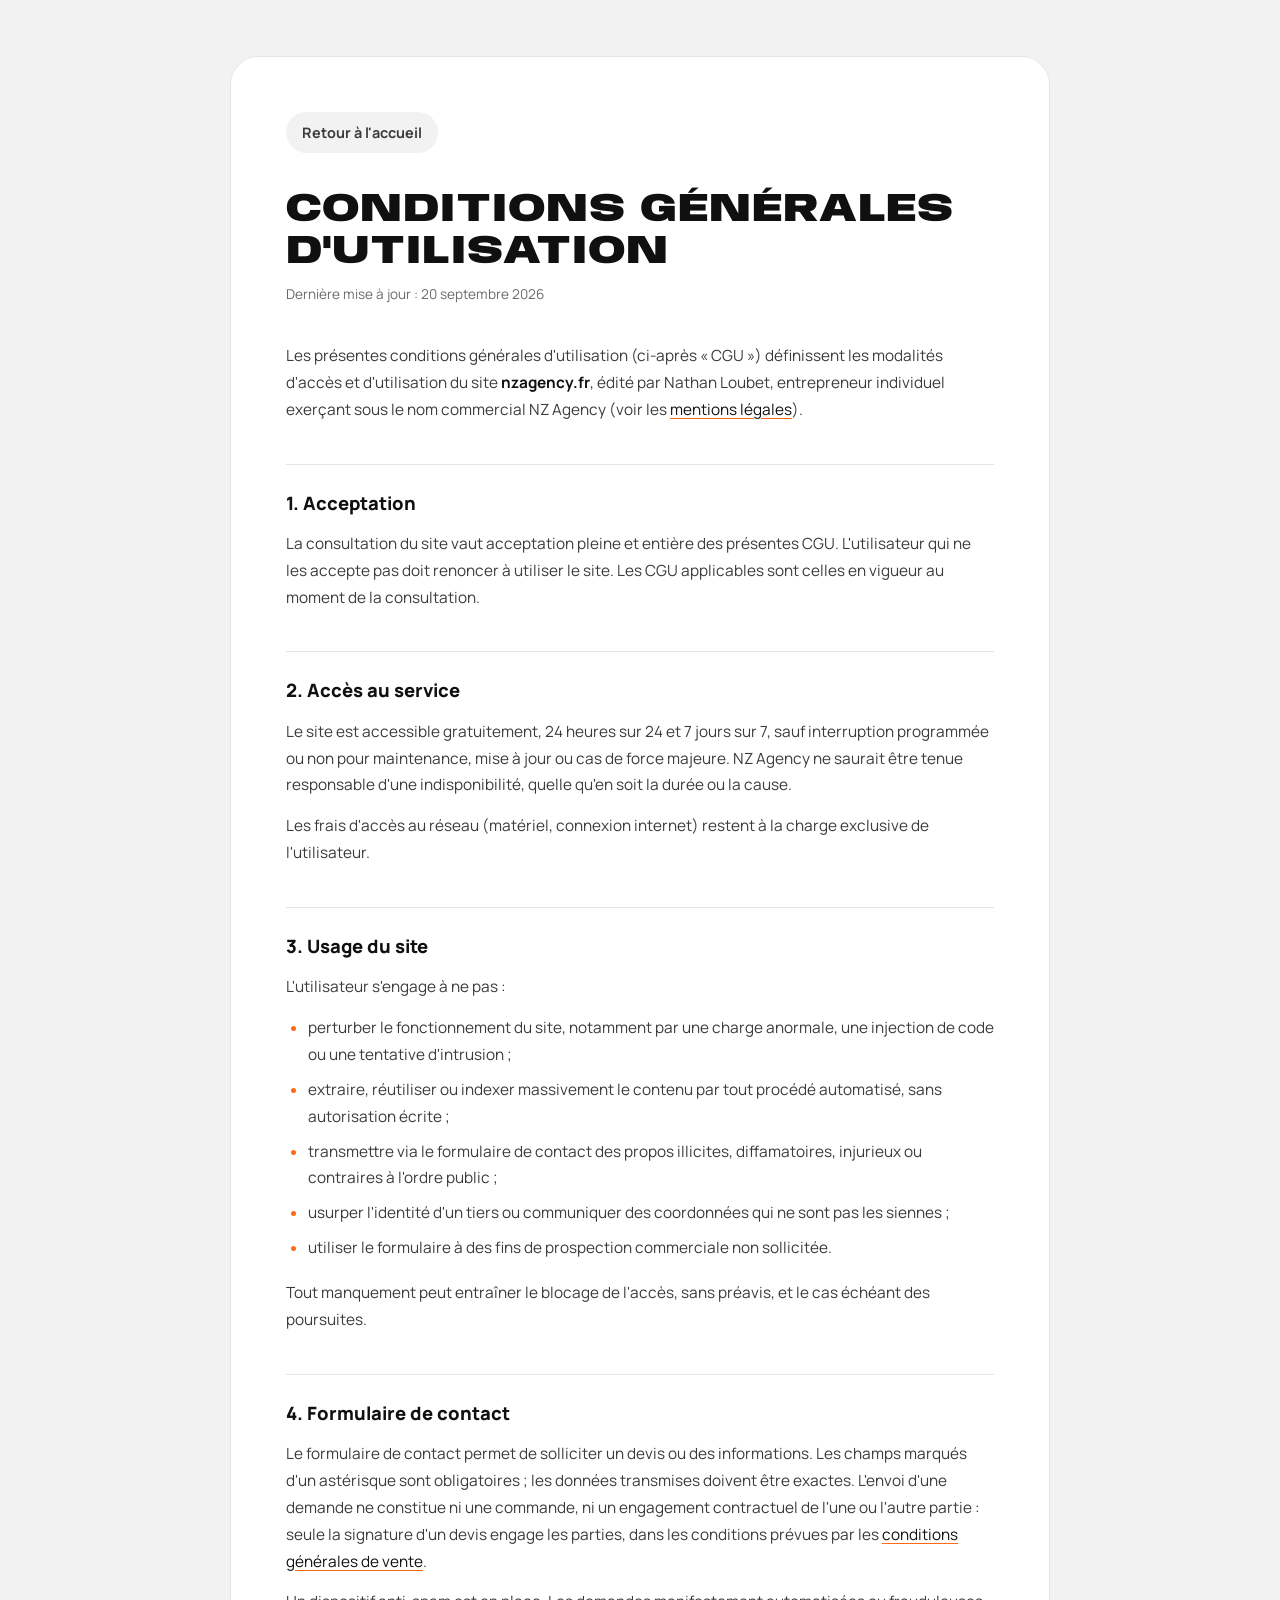
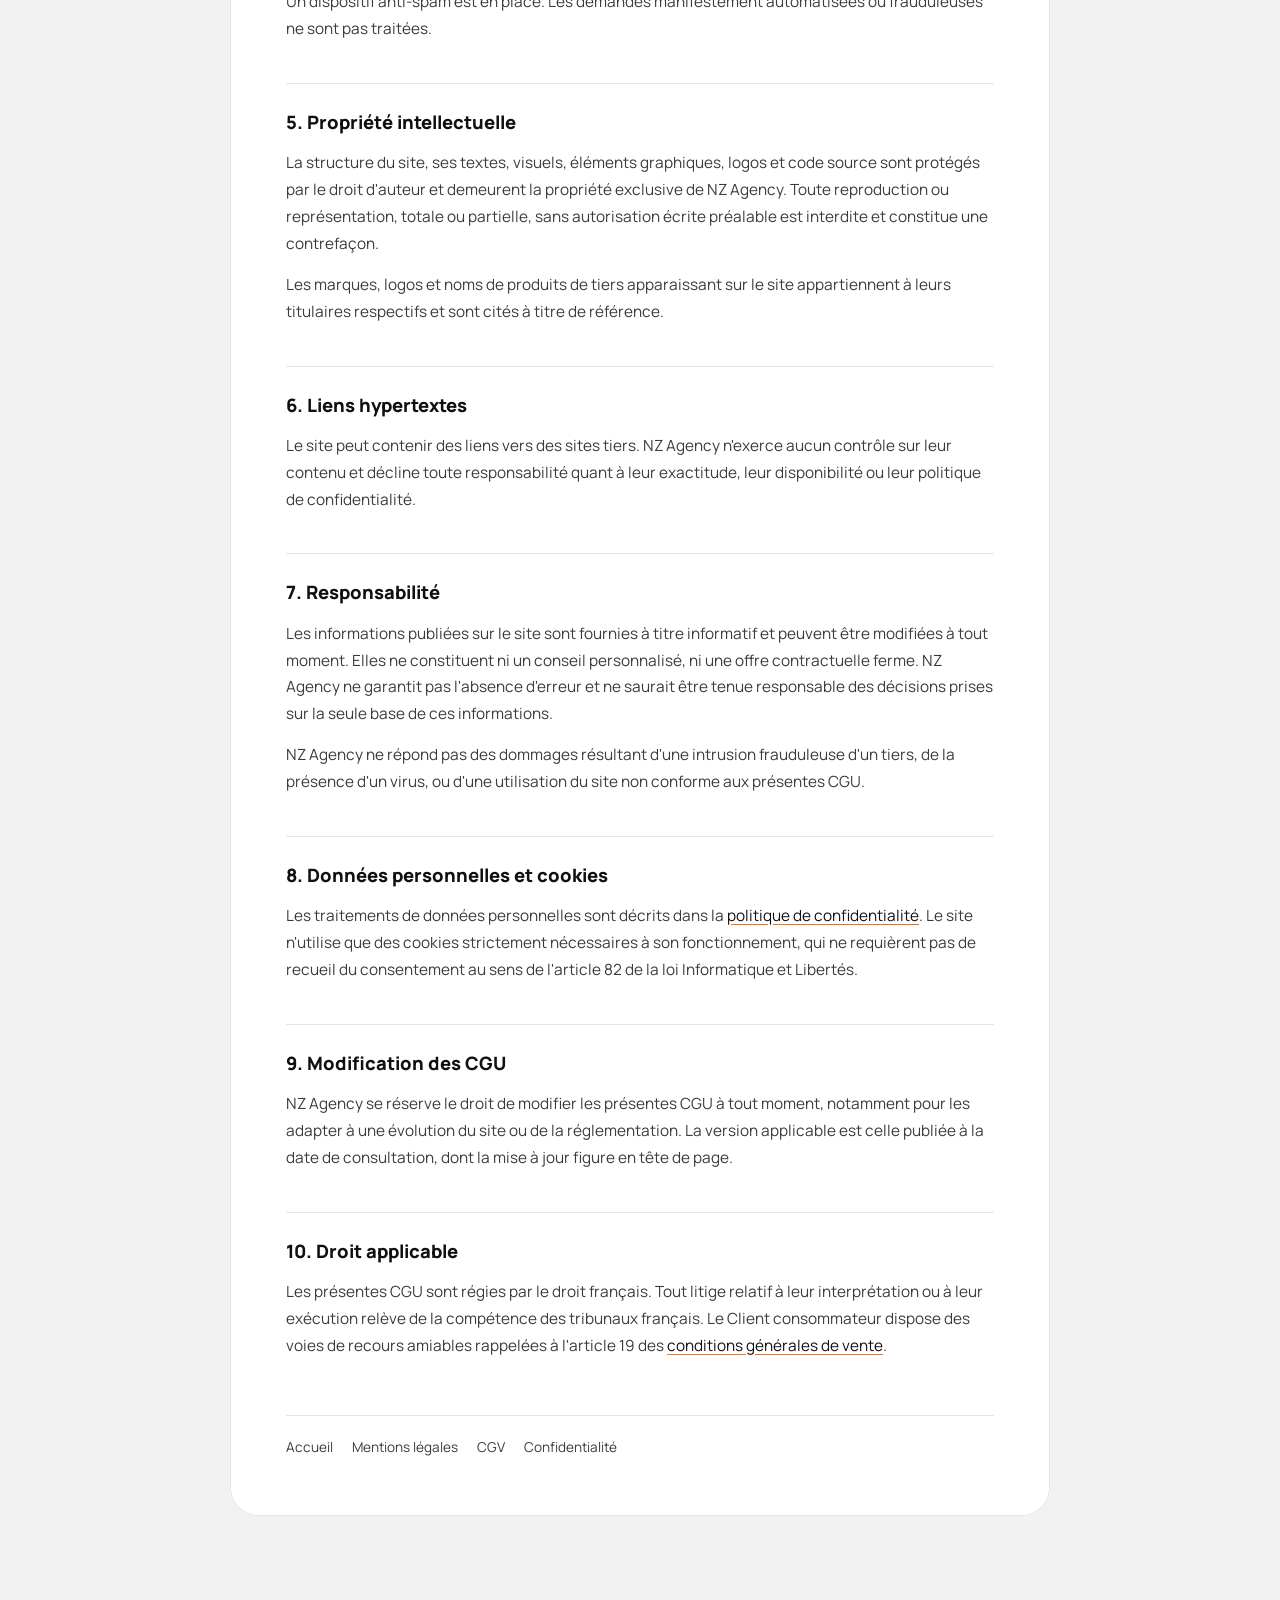
<file: cgu.html>
<!DOCTYPE html>
<html lang="fr">
<head>
  <meta charset="UTF-8">
  <meta name="viewport" content="width=device-width, initial-scale=1.0">
  <meta name="robots" content="noindex, follow">
  <title>Conditions générales d'utilisation | NZ Agency</title>
  <link rel="icon" type="image/svg+xml" href="/assets/favicon.svg?v=5">
  <link rel="icon" type="image/png" sizes="32x32" href="/assets/favicon-32.png?v=5">
  <link rel="icon" type="image/png" sizes="64x64" href="/assets/favicon-64.png?v=5">
  <link rel="apple-touch-icon" href="/assets/apple-touch-icon.png?v=5">
  <meta name="description" content="Conditions générales d'utilisation du site nzagency.fr : accès, usage, propriété intellectuelle et responsabilité.">
  <link rel="canonical" href="https://nzagency.fr/cgu.html">
  <link rel="preconnect" href="https://fonts.googleapis.com">
  <link rel="preconnect" href="https://fonts.gstatic.com" crossorigin>
  <link href="https://fonts.googleapis.com/css2?family=Anybody:wdth,wght@125,900&family=Manrope:wght@400;500;600;700;800&display=swap" rel="stylesheet">
  <link rel="stylesheet" href="css/legal.css?v=3">
</head>
<body>
  <div class="container">
    <a href="/" class="back">Retour à l'accueil</a>

    <h1>Conditions générales d'utilisation</h1>
    <span class="maj">Dernière mise à jour : 20 septembre 2026</span>

    <p>
      Les présentes conditions générales d'utilisation (ci-après « CGU ») définissent les modalités
      d'accès et d'utilisation du site <strong>nzagency.fr</strong>, édité par Nathan Loubet,
      entrepreneur individuel exerçant sous le nom commercial NZ Agency (voir les
      <a href="mentions-legales.html">mentions légales</a>).
    </p>

    <h2 id="acceptation">1. Acceptation</h2>
    <p>
      La consultation du site vaut acceptation pleine et entière des présentes CGU. L'utilisateur
      qui ne les accepte pas doit renoncer à utiliser le site. Les CGU applicables sont celles en
      vigueur au moment de la consultation.
    </p>

    <h2 id="acces">2. Accès au service</h2>
    <p>
      Le site est accessible gratuitement, 24 heures sur 24 et 7 jours sur 7, sauf interruption
      programmée ou non pour maintenance, mise à jour ou cas de force majeure. NZ Agency ne saurait
      être tenue responsable d'une indisponibilité, quelle qu'en soit la durée ou la cause.
    </p>
    <p>
      Les frais d'accès au réseau (matériel, connexion internet) restent à la charge exclusive de
      l'utilisateur.
    </p>

    <h2 id="usage">3. Usage du site</h2>
    <p>L'utilisateur s'engage à ne pas :</p>
    <ul>
      <li>perturber le fonctionnement du site, notamment par une charge anormale, une injection de code ou une tentative d'intrusion ;</li>
      <li>extraire, réutiliser ou indexer massivement le contenu par tout procédé automatisé, sans autorisation écrite ;</li>
      <li>transmettre via le formulaire de contact des propos illicites, diffamatoires, injurieux ou contraires à l'ordre public ;</li>
      <li>usurper l'identité d'un tiers ou communiquer des coordonnées qui ne sont pas les siennes ;</li>
      <li>utiliser le formulaire à des fins de prospection commerciale non sollicitée.</li>
    </ul>
    <p>
      Tout manquement peut entraîner le blocage de l'accès, sans préavis, et le cas échéant des
      poursuites.
    </p>

    <h2 id="formulaire">4. Formulaire de contact</h2>
    <p>
      Le formulaire de contact permet de solliciter un devis ou des informations. Les champs marqués
      d'un astérisque sont obligatoires ; les données transmises doivent être exactes. L'envoi d'une
      demande ne constitue ni une commande, ni un engagement contractuel de l'une ou l'autre partie :
      seule la signature d'un devis engage les parties, dans les conditions prévues par les
      <a href="cgv.html">conditions générales de vente</a>.
    </p>
    <p>
      Un dispositif anti-spam est en place. Les demandes manifestement automatisées ou frauduleuses
      ne sont pas traitées.
    </p>

    <h2 id="propriete">5. Propriété intellectuelle</h2>
    <p>
      La structure du site, ses textes, visuels, éléments graphiques, logos et code source sont
      protégés par le droit d'auteur et demeurent la propriété exclusive de NZ Agency. Toute
      reproduction ou représentation, totale ou partielle, sans autorisation écrite préalable est
      interdite et constitue une contrefaçon.
    </p>
    <p>
      Les marques, logos et noms de produits de tiers apparaissant sur le site appartiennent à leurs
      titulaires respectifs et sont cités à titre de référence.
    </p>

    <h2 id="liens">6. Liens hypertextes</h2>
    <p>
      Le site peut contenir des liens vers des sites tiers. NZ Agency n'exerce aucun contrôle sur
      leur contenu et décline toute responsabilité quant à leur exactitude, leur disponibilité ou
      leur politique de confidentialité.
    </p>

    <h2 id="responsabilite">7. Responsabilité</h2>
    <p>
      Les informations publiées sur le site sont fournies à titre informatif et peuvent être
      modifiées à tout moment. Elles ne constituent ni un conseil personnalisé, ni une offre
      contractuelle ferme. NZ Agency ne garantit pas l'absence d'erreur et ne saurait être tenue
      responsable des décisions prises sur la seule base de ces informations.
    </p>
    <p>
      NZ Agency ne répond pas des dommages résultant d'une intrusion frauduleuse d'un tiers, de la
      présence d'un virus, ou d'une utilisation du site non conforme aux présentes CGU.
    </p>

    <h2 id="donnees">8. Données personnelles et cookies</h2>
    <p>
      Les traitements de données personnelles sont décrits dans la
      <a href="politique-confidentialite.html">politique de confidentialité</a>. Le site n'utilise
      que des cookies strictement nécessaires à son fonctionnement, qui ne requièrent pas de recueil
      du consentement au sens de l'article 82 de la loi Informatique et Libertés.
    </p>

    <h2 id="modification">9. Modification des CGU</h2>
    <p>
      NZ Agency se réserve le droit de modifier les présentes CGU à tout moment, notamment pour les
      adapter à une évolution du site ou de la réglementation. La version applicable est celle
      publiée à la date de consultation, dont la mise à jour figure en tête de page.
    </p>

    <h2 id="droit">10. Droit applicable</h2>
    <p>
      Les présentes CGU sont régies par le droit français. Tout litige relatif à leur interprétation
      ou à leur exécution relève de la compétence des tribunaux français. Le Client consommateur
      dispose des voies de recours amiables rappelées à l'article 19 des
      <a href="cgv.html">conditions générales de vente</a>.
    </p>

    <div class="pied-legal">
      <a href="/">Accueil</a>
      <a href="mentions-legales.html">Mentions légales</a>
      <a href="cgv.html">CGV</a>
      <a href="politique-confidentialite.html">Confidentialité</a>
    </div>
  </div>
</body>
</html>
</file>
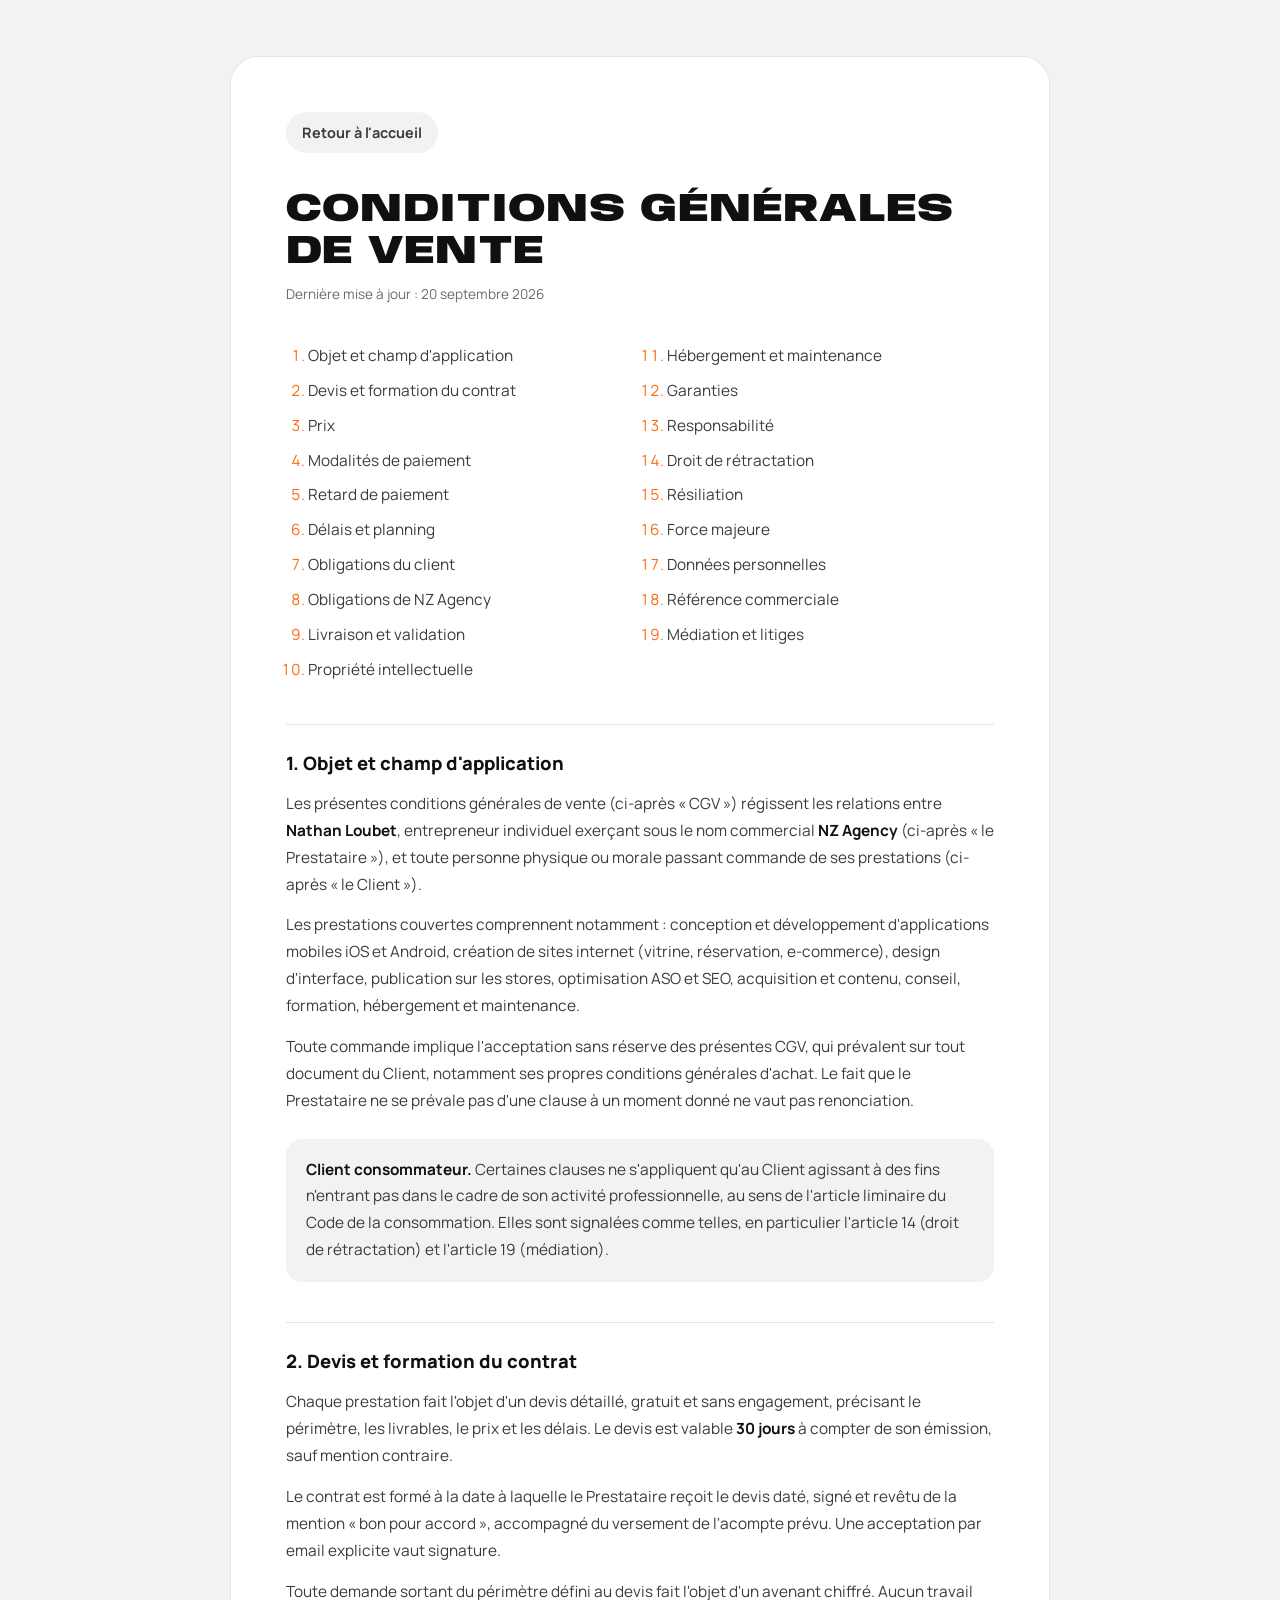
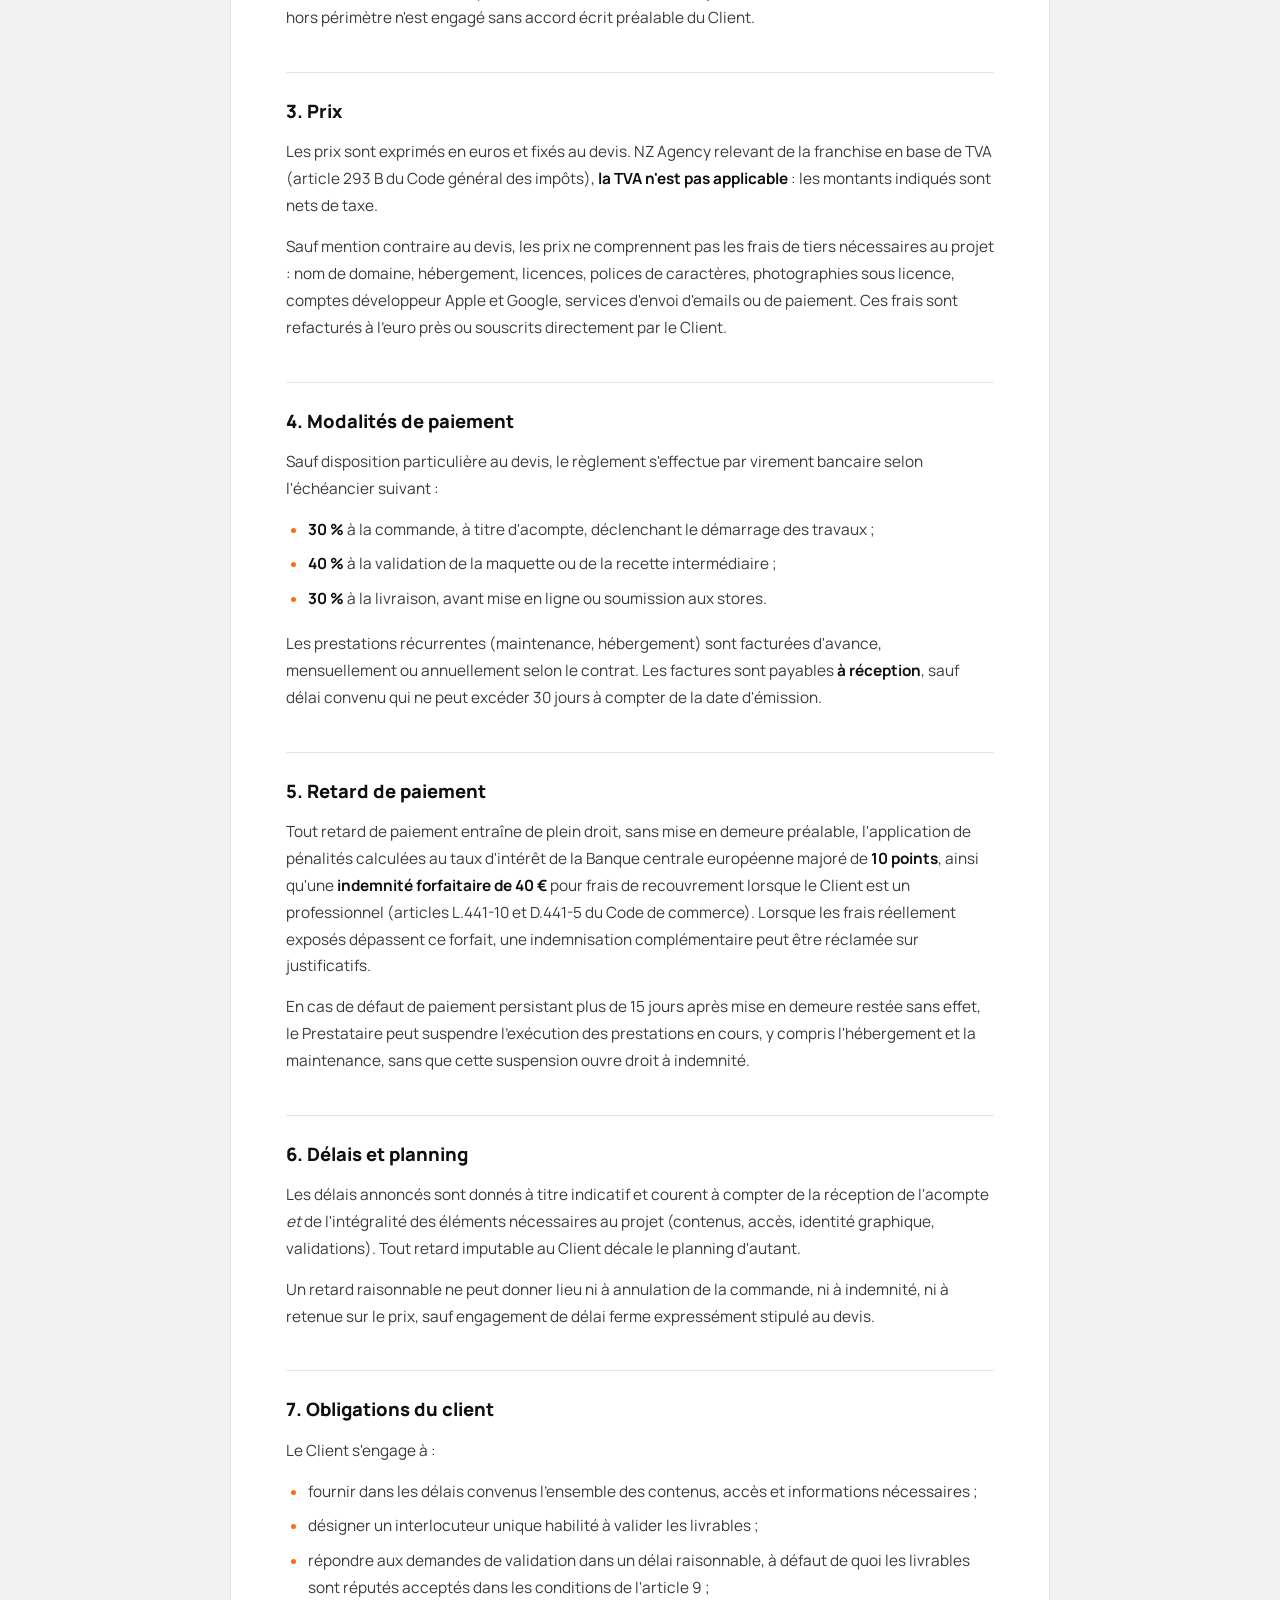
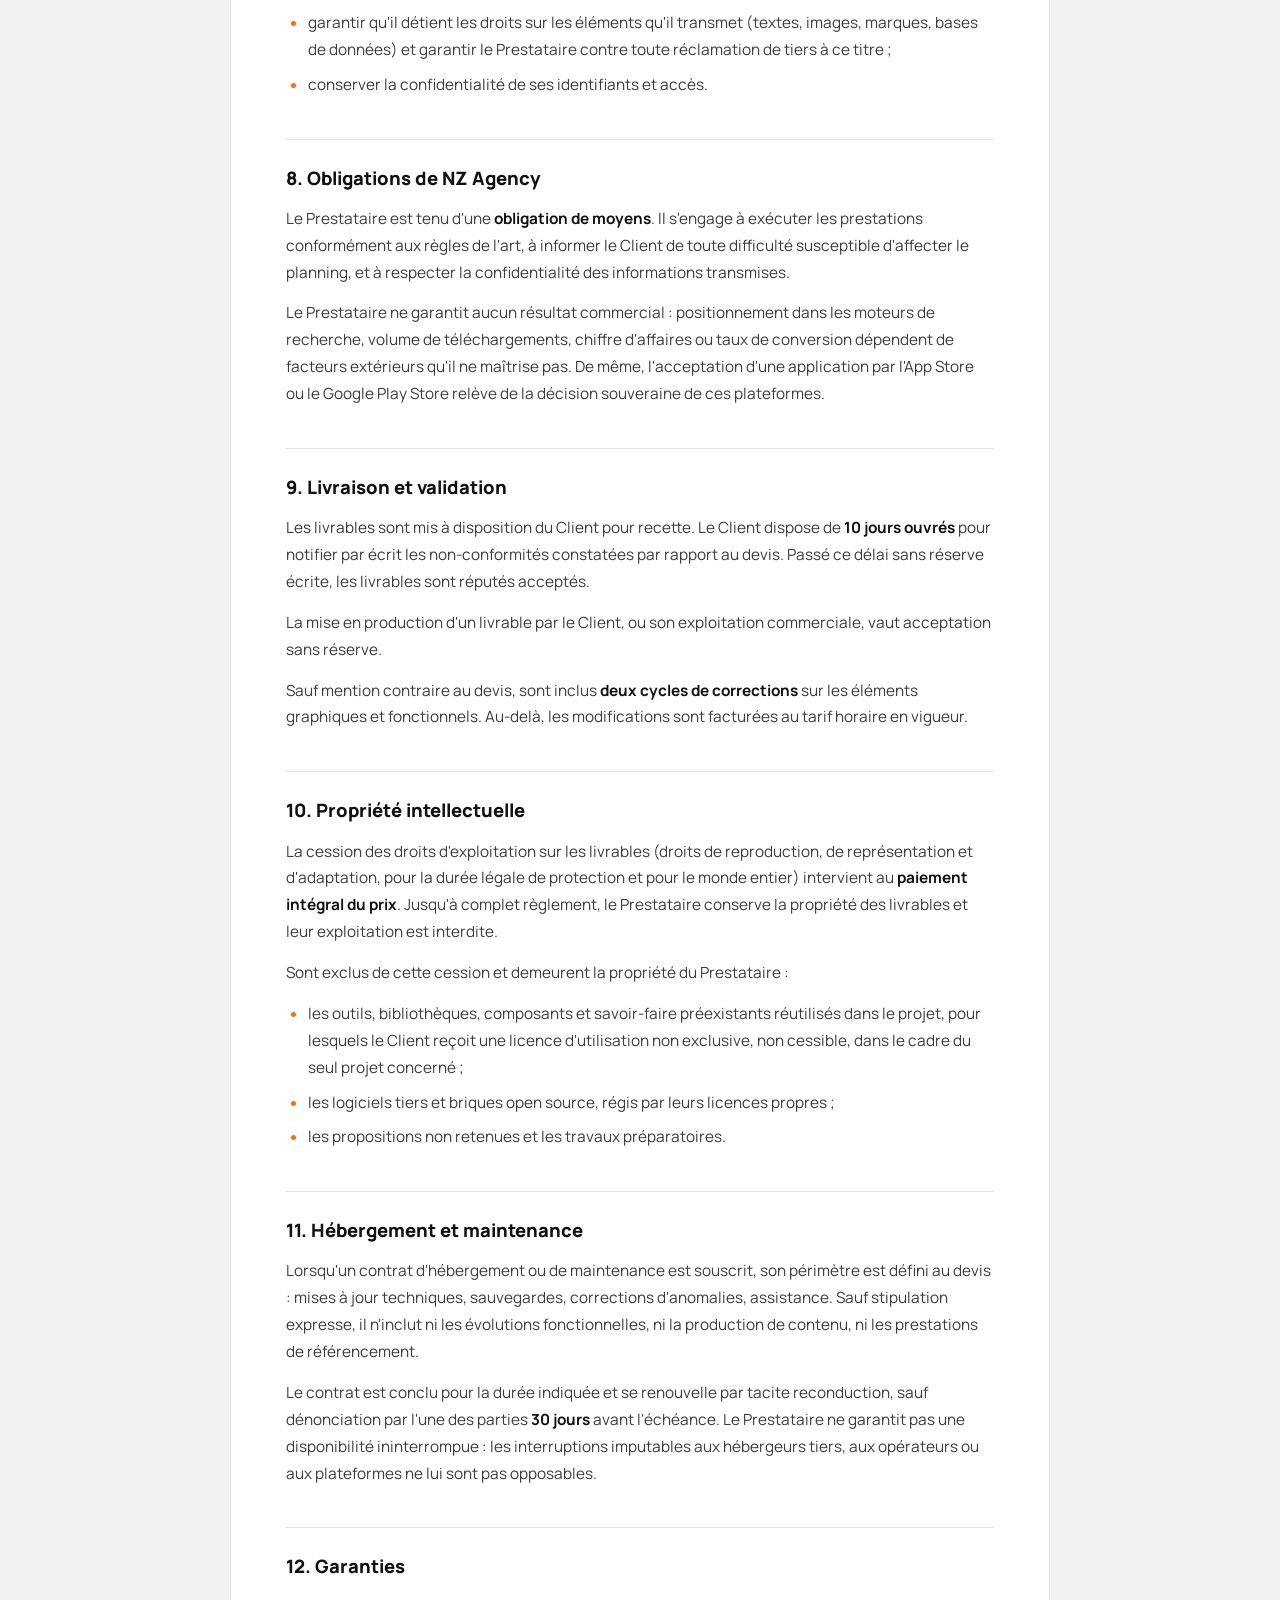
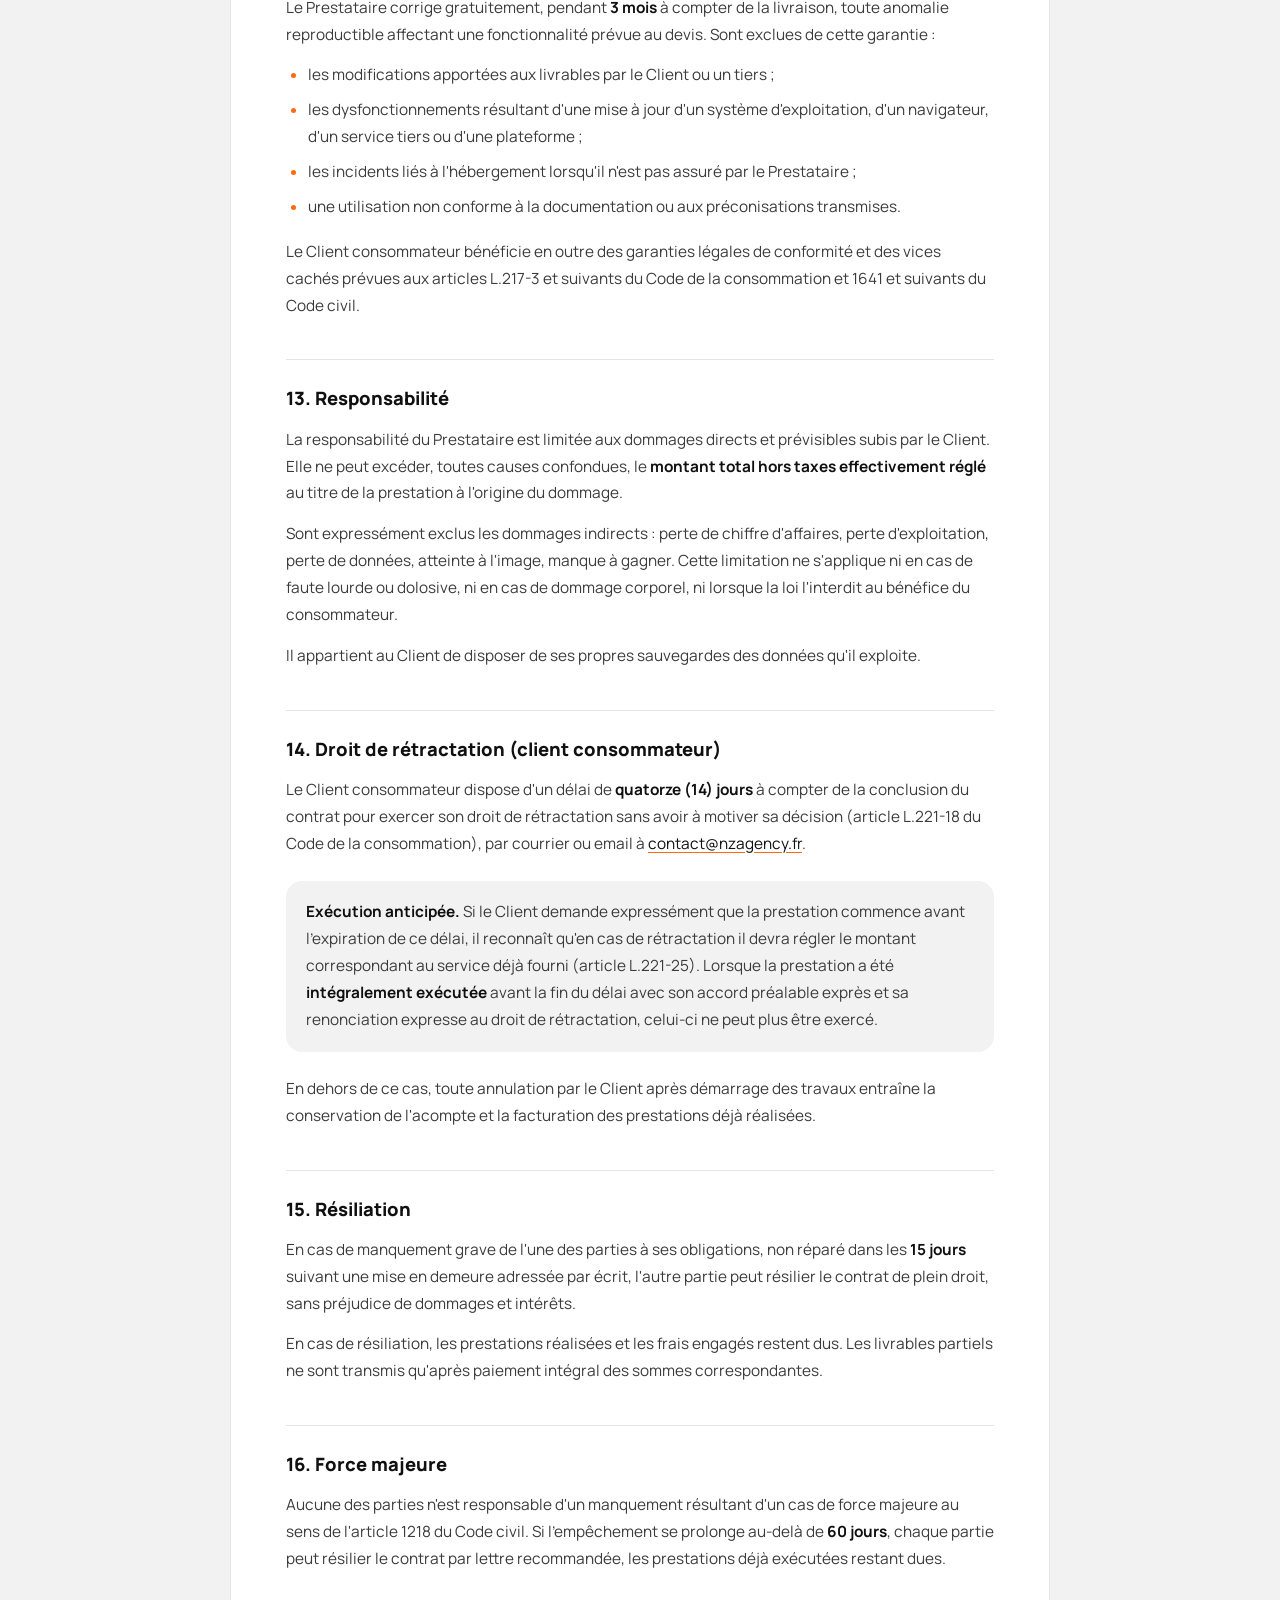
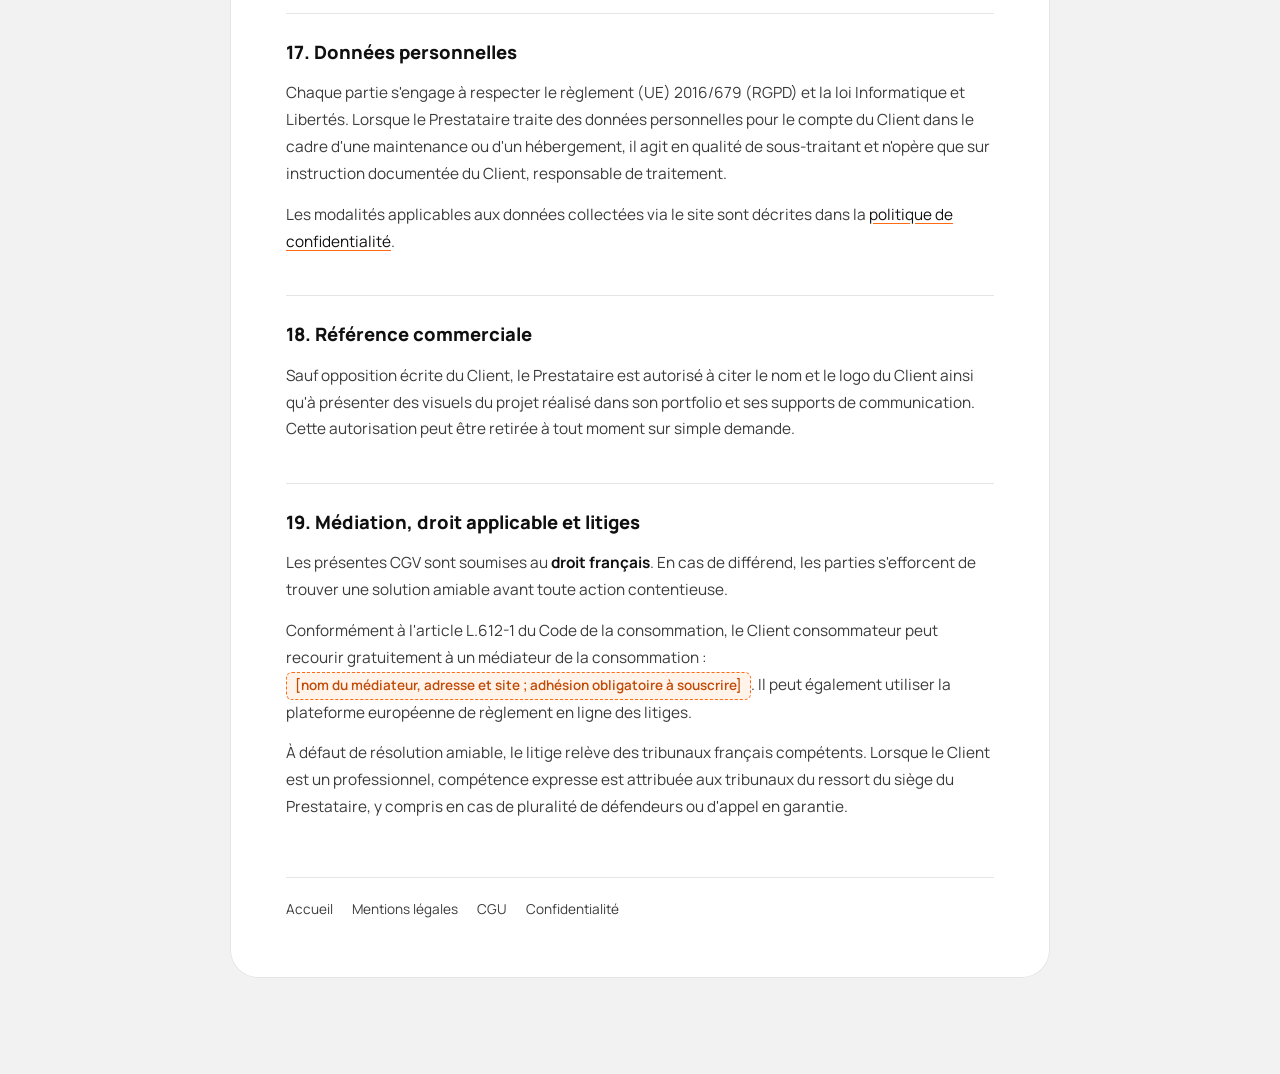
<file: cgv.html>
<!DOCTYPE html>
<html lang="fr">
<head>
  <meta charset="UTF-8">
  <meta name="viewport" content="width=device-width, initial-scale=1.0">
  <meta name="robots" content="noindex, follow">
  <title>Conditions générales de vente | NZ Agency</title>
  <link rel="icon" type="image/svg+xml" href="/assets/favicon.svg?v=5">
  <link rel="icon" type="image/png" sizes="32x32" href="/assets/favicon-32.png?v=5">
  <link rel="icon" type="image/png" sizes="64x64" href="/assets/favicon-64.png?v=5">
  <link rel="apple-touch-icon" href="/assets/apple-touch-icon.png?v=5">
  <meta name="description" content="Conditions générales de vente de NZ Agency : devis, prix, paiement, délais, propriété intellectuelle, rétractation et médiation.">
  <link rel="canonical" href="https://nzagency.fr/cgv.html">
  <link rel="preconnect" href="https://fonts.googleapis.com">
  <link rel="preconnect" href="https://fonts.gstatic.com" crossorigin>
  <link href="https://fonts.googleapis.com/css2?family=Anybody:wdth,wght@125,900&family=Manrope:wght@400;500;600;700;800&display=swap" rel="stylesheet">
  <link rel="stylesheet" href="css/legal.css?v=3">
</head>
<body>
  <div class="container">
    <a href="/" class="back">Retour à l'accueil</a>

    <h1>Conditions générales de vente</h1>
    <span class="maj">Dernière mise à jour : 20 septembre 2026</span>

    <nav class="sommaire" aria-label="Sommaire">
      <ol>
        <li><a href="#objet">Objet et champ d'application</a></li>
        <li><a href="#devis">Devis et formation du contrat</a></li>
        <li><a href="#prix">Prix</a></li>
        <li><a href="#paiement">Modalités de paiement</a></li>
        <li><a href="#retard">Retard de paiement</a></li>
        <li><a href="#delais">Délais et planning</a></li>
        <li><a href="#client">Obligations du client</a></li>
        <li><a href="#prestataire">Obligations de NZ Agency</a></li>
        <li><a href="#validation">Livraison et validation</a></li>
        <li><a href="#pi">Propriété intellectuelle</a></li>
        <li><a href="#hebergement">Hébergement et maintenance</a></li>
        <li><a href="#garantie">Garanties</a></li>
        <li><a href="#responsabilite">Responsabilité</a></li>
        <li><a href="#retractation">Droit de rétractation</a></li>
        <li><a href="#resiliation">Résiliation</a></li>
        <li><a href="#force">Force majeure</a></li>
        <li><a href="#donnees">Données personnelles</a></li>
        <li><a href="#reference">Référence commerciale</a></li>
        <li><a href="#mediation">Médiation et litiges</a></li>
      </ol>
    </nav>

    <h2 id="objet">1. Objet et champ d'application</h2>
    <p>
      Les présentes conditions générales de vente (ci-après « CGV ») régissent les relations entre
      <strong>Nathan Loubet</strong>, entrepreneur individuel exerçant sous le nom commercial
      <strong>NZ Agency</strong> (ci-après « le Prestataire »), et toute personne physique ou morale
      passant commande de ses prestations (ci-après « le Client »).
    </p>
    <p>
      Les prestations couvertes comprennent notamment : conception et développement d'applications
      mobiles iOS et Android, création de sites internet (vitrine, réservation, e-commerce), design
      d'interface, publication sur les stores, optimisation ASO et SEO, acquisition et contenu,
      conseil, formation, hébergement et maintenance.
    </p>
    <p>
      Toute commande implique l'acceptation sans réserve des présentes CGV, qui prévalent sur tout
      document du Client, notamment ses propres conditions générales d'achat. Le fait que le
      Prestataire ne se prévale pas d'une clause à un moment donné ne vaut pas renonciation.
    </p>
    <div class="encart">
      <p>
        <strong>Client consommateur.</strong> Certaines clauses ne s'appliquent qu'au Client agissant
        à des fins n'entrant pas dans le cadre de son activité professionnelle, au sens de l'article
        liminaire du Code de la consommation. Elles sont signalées comme telles, en particulier
        l'article 14 (droit de rétractation) et l'article 19 (médiation).
      </p>
    </div>

    <h2 id="devis">2. Devis et formation du contrat</h2>
    <p>
      Chaque prestation fait l'objet d'un devis détaillé, gratuit et sans engagement, précisant le
      périmètre, les livrables, le prix et les délais. Le devis est valable <strong>30 jours</strong>
      à compter de son émission, sauf mention contraire.
    </p>
    <p>
      Le contrat est formé à la date à laquelle le Prestataire reçoit le devis daté, signé et revêtu
      de la mention « bon pour accord », accompagné du versement de l'acompte prévu. Une acceptation
      par email explicite vaut signature.
    </p>
    <p>
      Toute demande sortant du périmètre défini au devis fait l'objet d'un avenant chiffré. Aucun
      travail hors périmètre n'est engagé sans accord écrit préalable du Client.
    </p>

    <h2 id="prix">3. Prix</h2>
    <p>
      Les prix sont exprimés en euros et fixés au devis. NZ Agency relevant de la franchise en base
      de TVA (article 293 B du Code général des impôts), <strong>la TVA n'est pas applicable</strong> :
      les montants indiqués sont nets de taxe.
    </p>
    <p>
      Sauf mention contraire au devis, les prix ne comprennent pas les frais de tiers nécessaires au
      projet : nom de domaine, hébergement, licences, polices de caractères, photographies sous
      licence, comptes développeur Apple et Google, services d'envoi d'emails ou de paiement. Ces
      frais sont refacturés à l'euro près ou souscrits directement par le Client.
    </p>

    <h2 id="paiement">4. Modalités de paiement</h2>
    <p>
      Sauf disposition particulière au devis, le règlement s'effectue par virement bancaire selon
      l'échéancier suivant :
    </p>
    <ul>
      <li><strong>30 %</strong> à la commande, à titre d'acompte, déclenchant le démarrage des travaux ;</li>
      <li><strong>40 %</strong> à la validation de la maquette ou de la recette intermédiaire ;</li>
      <li><strong>30 %</strong> à la livraison, avant mise en ligne ou soumission aux stores.</li>
    </ul>
    <p>
      Les prestations récurrentes (maintenance, hébergement) sont facturées d'avance, mensuellement
      ou annuellement selon le contrat. Les factures sont payables <strong>à réception</strong>,
      sauf délai convenu qui ne peut excéder 30 jours à compter de la date d'émission.
    </p>

    <h2 id="retard">5. Retard de paiement</h2>
    <p>
      Tout retard de paiement entraîne de plein droit, sans mise en demeure préalable, l'application
      de pénalités calculées au taux d'intérêt de la Banque centrale européenne majoré de
      <strong>10 points</strong>, ainsi qu'une <strong>indemnité forfaitaire de 40 €</strong> pour
      frais de recouvrement lorsque le Client est un professionnel (articles L.441-10 et D.441-5 du
      Code de commerce). Lorsque les frais réellement exposés dépassent ce forfait, une indemnisation
      complémentaire peut être réclamée sur justificatifs.
    </p>
    <p>
      En cas de défaut de paiement persistant plus de 15 jours après mise en demeure restée sans
      effet, le Prestataire peut suspendre l'exécution des prestations en cours, y compris
      l'hébergement et la maintenance, sans que cette suspension ouvre droit à indemnité.
    </p>

    <h2 id="delais">6. Délais et planning</h2>
    <p>
      Les délais annoncés sont donnés à titre indicatif et courent à compter de la réception de
      l'acompte <em>et</em> de l'intégralité des éléments nécessaires au projet (contenus, accès,
      identité graphique, validations). Tout retard imputable au Client décale le planning d'autant.
    </p>
    <p>
      Un retard raisonnable ne peut donner lieu ni à annulation de la commande, ni à indemnité, ni à
      retenue sur le prix, sauf engagement de délai ferme expressément stipulé au devis.
    </p>

    <h2 id="client">7. Obligations du client</h2>
    <p>Le Client s'engage à :</p>
    <ul>
      <li>fournir dans les délais convenus l'ensemble des contenus, accès et informations nécessaires ;</li>
      <li>désigner un interlocuteur unique habilité à valider les livrables ;</li>
      <li>répondre aux demandes de validation dans un délai raisonnable, à défaut de quoi les livrables sont réputés acceptés dans les conditions de l'article 9 ;</li>
      <li>garantir qu'il détient les droits sur les éléments qu'il transmet (textes, images, marques, bases de données) et garantir le Prestataire contre toute réclamation de tiers à ce titre ;</li>
      <li>conserver la confidentialité de ses identifiants et accès.</li>
    </ul>

    <h2 id="prestataire">8. Obligations de NZ Agency</h2>
    <p>
      Le Prestataire est tenu d'une <strong>obligation de moyens</strong>. Il s'engage à exécuter les
      prestations conformément aux règles de l'art, à informer le Client de toute difficulté
      susceptible d'affecter le planning, et à respecter la confidentialité des informations
      transmises.
    </p>
    <p>
      Le Prestataire ne garantit aucun résultat commercial : positionnement dans les moteurs de
      recherche, volume de téléchargements, chiffre d'affaires ou taux de conversion dépendent de
      facteurs extérieurs qu'il ne maîtrise pas. De même, l'acceptation d'une application par
      l'App Store ou le Google Play Store relève de la décision souveraine de ces plateformes.
    </p>

    <h2 id="validation">9. Livraison et validation</h2>
    <p>
      Les livrables sont mis à disposition du Client pour recette. Le Client dispose de
      <strong>10 jours ouvrés</strong> pour notifier par écrit les non-conformités constatées par
      rapport au devis. Passé ce délai sans réserve écrite, les livrables sont réputés acceptés.
    </p>
    <p>
      La mise en production d'un livrable par le Client, ou son exploitation commerciale, vaut
      acceptation sans réserve.
    </p>
    <p>
      Sauf mention contraire au devis, sont inclus <strong>deux cycles de corrections</strong> sur
      les éléments graphiques et fonctionnels. Au-delà, les modifications sont facturées au tarif
      horaire en vigueur.
    </p>

    <h2 id="pi">10. Propriété intellectuelle</h2>
    <p>
      La cession des droits d'exploitation sur les livrables (droits de reproduction, de
      représentation et d'adaptation, pour la durée légale de protection et pour le monde entier)
      intervient au <strong>paiement intégral du prix</strong>. Jusqu'à complet règlement, le
      Prestataire conserve la propriété des livrables et leur exploitation est interdite.
    </p>
    <p>
      Sont exclus de cette cession et demeurent la propriété du Prestataire :
    </p>
    <ul>
      <li>les outils, bibliothèques, composants et savoir-faire préexistants réutilisés dans le projet, pour lesquels le Client reçoit une licence d'utilisation non exclusive, non cessible, dans le cadre du seul projet concerné ;</li>
      <li>les logiciels tiers et briques open source, régis par leurs licences propres ;</li>
      <li>les propositions non retenues et les travaux préparatoires.</li>
    </ul>

    <h2 id="hebergement">11. Hébergement et maintenance</h2>
    <p>
      Lorsqu'un contrat d'hébergement ou de maintenance est souscrit, son périmètre est défini au
      devis : mises à jour techniques, sauvegardes, corrections d'anomalies, assistance. Sauf
      stipulation expresse, il n'inclut ni les évolutions fonctionnelles, ni la production de
      contenu, ni les prestations de référencement.
    </p>
    <p>
      Le contrat est conclu pour la durée indiquée et se renouvelle par tacite reconduction, sauf
      dénonciation par l'une des parties <strong>30 jours</strong> avant l'échéance. Le Prestataire
      ne garantit pas une disponibilité ininterrompue : les interruptions imputables aux hébergeurs
      tiers, aux opérateurs ou aux plateformes ne lui sont pas opposables.
    </p>

    <h2 id="garantie">12. Garanties</h2>
    <p>
      Le Prestataire corrige gratuitement, pendant <strong>3 mois</strong> à compter de la livraison,
      toute anomalie reproductible affectant une fonctionnalité prévue au devis. Sont exclues de
      cette garantie :
    </p>
    <ul>
      <li>les modifications apportées aux livrables par le Client ou un tiers ;</li>
      <li>les dysfonctionnements résultant d'une mise à jour d'un système d'exploitation, d'un navigateur, d'un service tiers ou d'une plateforme ;</li>
      <li>les incidents liés à l'hébergement lorsqu'il n'est pas assuré par le Prestataire ;</li>
      <li>une utilisation non conforme à la documentation ou aux préconisations transmises.</li>
    </ul>
    <p>
      Le Client consommateur bénéficie en outre des garanties légales de conformité et des vices
      cachés prévues aux articles L.217-3 et suivants du Code de la consommation et 1641 et suivants
      du Code civil.
    </p>

    <h2 id="responsabilite">13. Responsabilité</h2>
    <p>
      La responsabilité du Prestataire est limitée aux dommages directs et prévisibles subis par le
      Client. Elle ne peut excéder, toutes causes confondues, le <strong>montant total hors taxes
      effectivement réglé</strong> au titre de la prestation à l'origine du dommage.
    </p>
    <p>
      Sont expressément exclus les dommages indirects : perte de chiffre d'affaires, perte
      d'exploitation, perte de données, atteinte à l'image, manque à gagner. Cette limitation ne
      s'applique ni en cas de faute lourde ou dolosive, ni en cas de dommage corporel, ni lorsque la
      loi l'interdit au bénéfice du consommateur.
    </p>
    <p>
      Il appartient au Client de disposer de ses propres sauvegardes des données qu'il exploite.
    </p>

    <h2 id="retractation">14. Droit de rétractation (client consommateur)</h2>
    <p>
      Le Client consommateur dispose d'un délai de <strong>quatorze (14) jours</strong> à compter de
      la conclusion du contrat pour exercer son droit de rétractation sans avoir à motiver sa
      décision (article L.221-18 du Code de la consommation), par courrier ou email à
      <a href="mailto:contact@nzagency.fr">contact@nzagency.fr</a>.
    </p>
    <div class="encart">
      <p>
        <strong>Exécution anticipée.</strong> Si le Client demande expressément que la prestation
        commence avant l'expiration de ce délai, il reconnaît qu'en cas de rétractation il devra
        régler le montant correspondant au service déjà fourni (article L.221-25). Lorsque la
        prestation a été <strong>intégralement exécutée</strong> avant la fin du délai avec son
        accord préalable exprès et sa renonciation expresse au droit de rétractation, celui-ci ne
        peut plus être exercé.
      </p>
    </div>
    <p>
      En dehors de ce cas, toute annulation par le Client après démarrage des travaux entraîne la
      conservation de l'acompte et la facturation des prestations déjà réalisées.
    </p>

    <h2 id="resiliation">15. Résiliation</h2>
    <p>
      En cas de manquement grave de l'une des parties à ses obligations, non réparé dans les
      <strong>15 jours</strong> suivant une mise en demeure adressée par écrit, l'autre partie peut
      résilier le contrat de plein droit, sans préjudice de dommages et intérêts.
    </p>
    <p>
      En cas de résiliation, les prestations réalisées et les frais engagés restent dus. Les
      livrables partiels ne sont transmis qu'après paiement intégral des sommes correspondantes.
    </p>

    <h2 id="force">16. Force majeure</h2>
    <p>
      Aucune des parties n'est responsable d'un manquement résultant d'un cas de force majeure au
      sens de l'article 1218 du Code civil. Si l'empêchement se prolonge au-delà de
      <strong>60 jours</strong>, chaque partie peut résilier le contrat par lettre recommandée, les
      prestations déjà exécutées restant dues.
    </p>

    <h2 id="donnees">17. Données personnelles</h2>
    <p>
      Chaque partie s'engage à respecter le règlement (UE) 2016/679 (RGPD) et la loi Informatique et
      Libertés. Lorsque le Prestataire traite des données personnelles pour le compte du Client dans
      le cadre d'une maintenance ou d'un hébergement, il agit en qualité de sous-traitant et n'opère
      que sur instruction documentée du Client, responsable de traitement.
    </p>
    <p>
      Les modalités applicables aux données collectées via le site sont décrites dans la
      <a href="politique-confidentialite.html">politique de confidentialité</a>.
    </p>

    <h2 id="reference">18. Référence commerciale</h2>
    <p>
      Sauf opposition écrite du Client, le Prestataire est autorisé à citer le nom et le logo du
      Client ainsi qu'à présenter des visuels du projet réalisé dans son portfolio et ses supports
      de communication. Cette autorisation peut être retirée à tout moment sur simple demande.
    </p>

    <h2 id="mediation">19. Médiation, droit applicable et litiges</h2>
    <p>
      Les présentes CGV sont soumises au <strong>droit français</strong>. En cas de différend, les
      parties s'efforcent de trouver une solution amiable avant toute action contentieuse.
    </p>
    <p>
      Conformément à l'article L.612-1 du Code de la consommation, le Client consommateur peut
      recourir gratuitement à un médiateur de la consommation :
      <span class="a-completer">[nom du médiateur, adresse et site ; adhésion obligatoire à souscrire]</span>.
      Il peut également utiliser la plateforme européenne de règlement en ligne des litiges.
    </p>
    <p>
      À défaut de résolution amiable, le litige relève des tribunaux français compétents. Lorsque le
      Client est un professionnel, compétence expresse est attribuée aux tribunaux du ressort du
      siège du Prestataire, y compris en cas de pluralité de défendeurs ou d'appel en garantie.
    </p>

    <div class="pied-legal">
      <a href="/">Accueil</a>
      <a href="mentions-legales.html">Mentions légales</a>
      <a href="cgu.html">CGU</a>
      <a href="politique-confidentialite.html">Confidentialité</a>
    </div>
  </div>
</body>
</html>
</file>
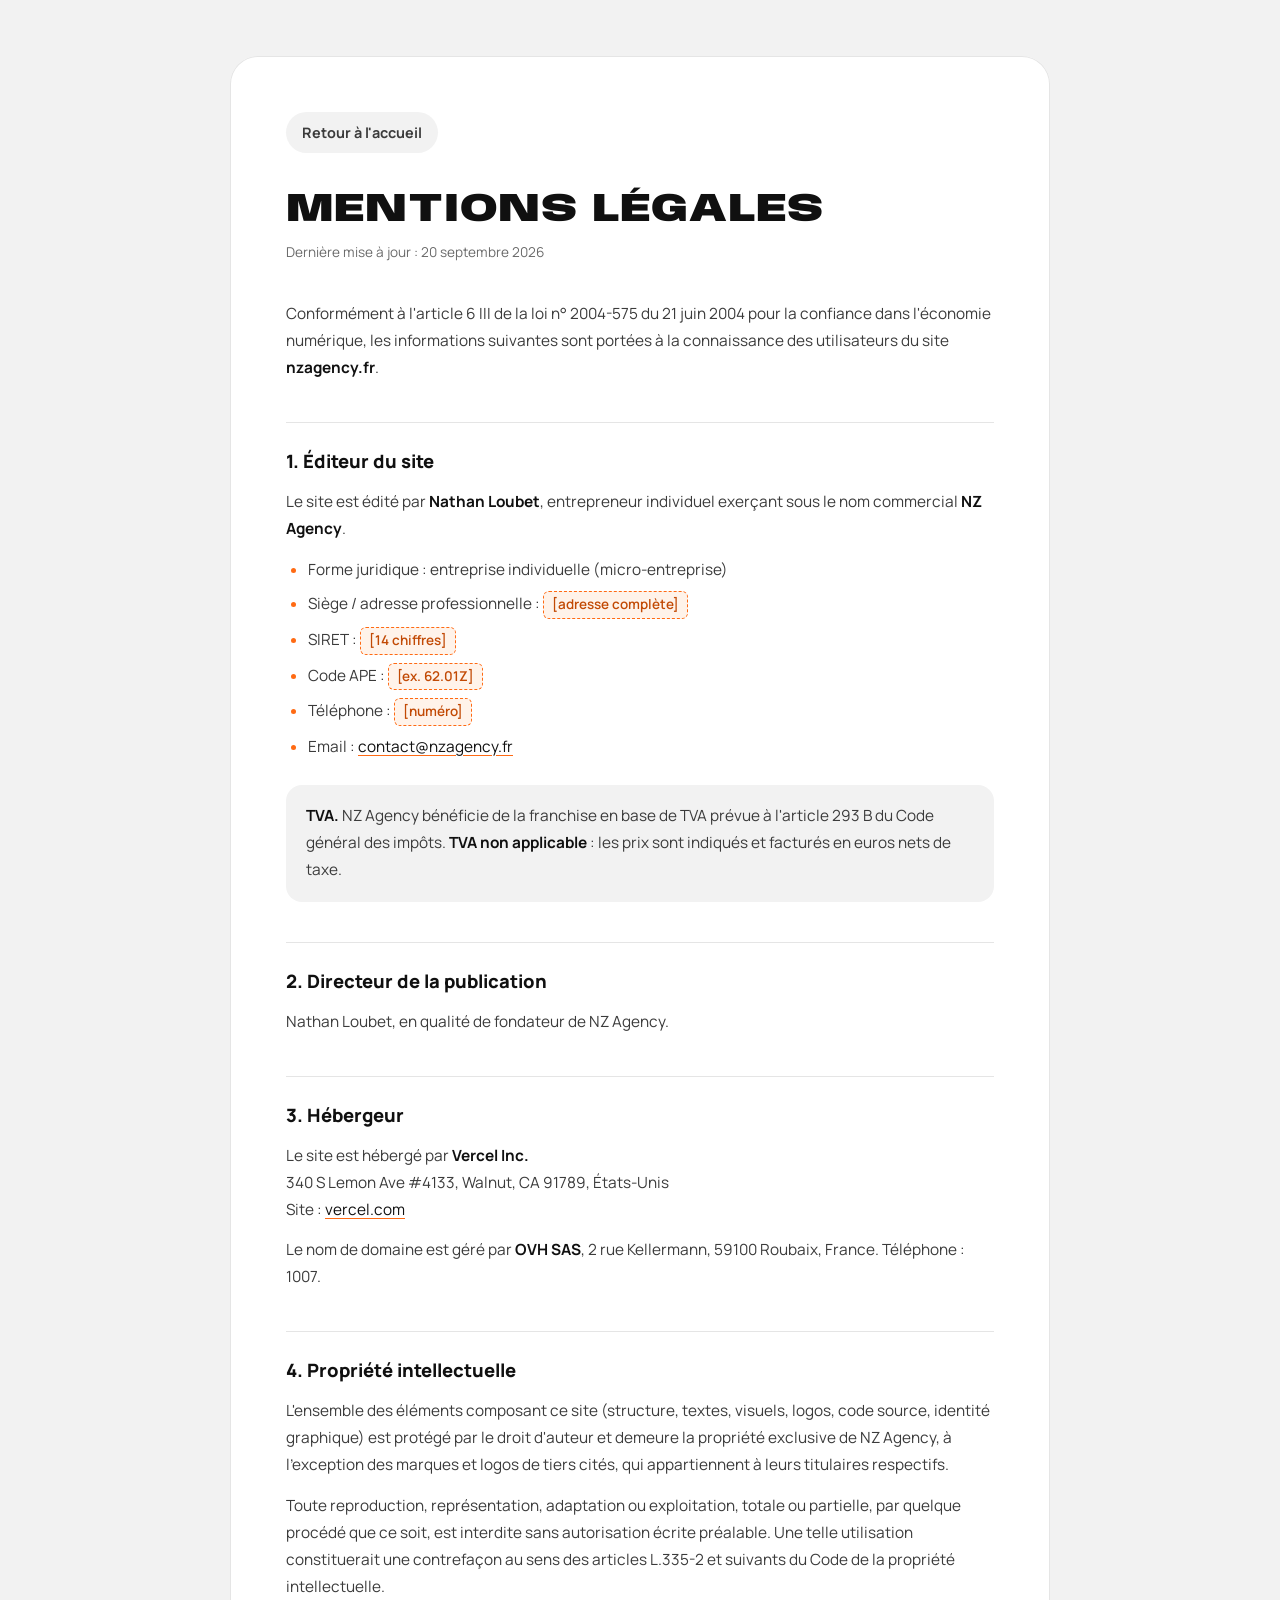
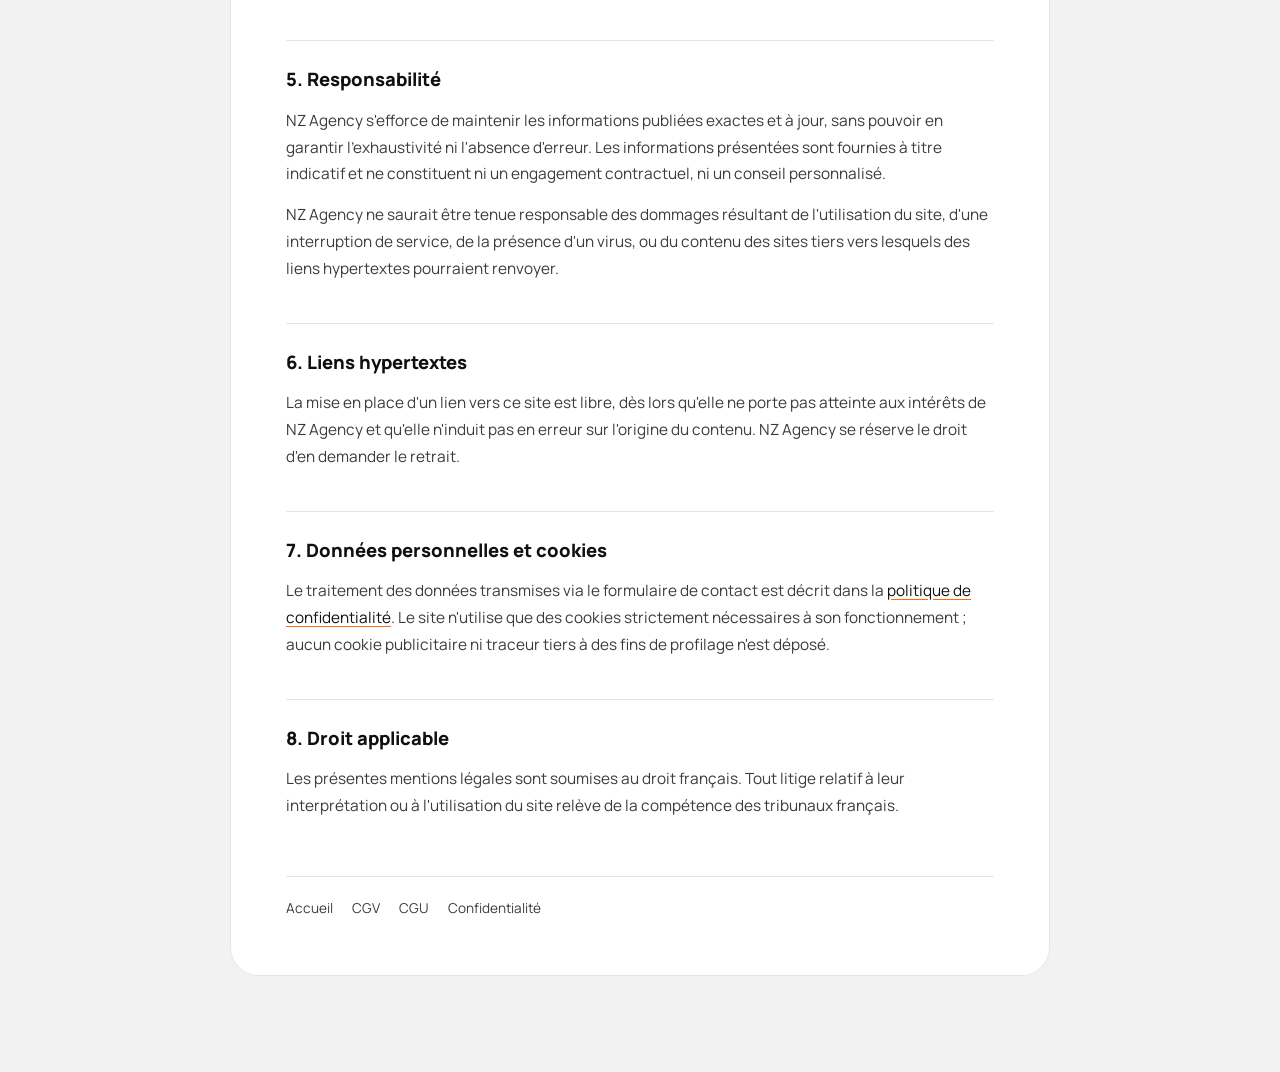
<file: mentions-legales.html>
<!DOCTYPE html>
<html lang="fr">
<head>
  <meta charset="UTF-8">
  <meta name="viewport" content="width=device-width, initial-scale=1.0">
  <meta name="robots" content="noindex, follow">
  <title>Mentions légales | NZ Agency</title>
  <link rel="icon" type="image/svg+xml" href="/assets/favicon.svg?v=5">
  <link rel="icon" type="image/png" sizes="32x32" href="/assets/favicon-32.png?v=5">
  <link rel="icon" type="image/png" sizes="64x64" href="/assets/favicon-64.png?v=5">
  <link rel="apple-touch-icon" href="/assets/apple-touch-icon.png?v=5">
  <meta name="description" content="Mentions légales du site nzagency.fr : éditeur, hébergeur, propriété intellectuelle et responsabilité.">
  <link rel="canonical" href="https://nzagency.fr/mentions-legales.html">
  <link rel="preconnect" href="https://fonts.googleapis.com">
  <link rel="preconnect" href="https://fonts.gstatic.com" crossorigin>
  <link href="https://fonts.googleapis.com/css2?family=Anybody:wdth,wght@125,900&family=Manrope:wght@400;500;600;700;800&display=swap" rel="stylesheet">
  <link rel="stylesheet" href="css/legal.css?v=3">
</head>
<body>
  <div class="container">
    <a href="/" class="back">Retour à l'accueil</a>

    <h1>Mentions légales</h1>
    <span class="maj">Dernière mise à jour : 20 septembre 2026</span>

    <p>
      Conformément à l'article 6 III de la loi n° 2004-575 du 21 juin 2004 pour la confiance dans
      l'économie numérique, les informations suivantes sont portées à la connaissance des
      utilisateurs du site <strong>nzagency.fr</strong>.
    </p>

    <h2 id="editeur">1. Éditeur du site</h2>
    <p>
      Le site est édité par <strong>Nathan Loubet</strong>, entrepreneur individuel exerçant sous le
      nom commercial <strong>NZ Agency</strong>.
    </p>
    <ul>
      <li>Forme juridique : entreprise individuelle (micro-entreprise)</li>
      <li>Siège / adresse professionnelle : <span class="a-completer">[adresse complète]</span></li>
      <li>SIRET : <span class="a-completer">[14 chiffres]</span></li>
      <li>Code APE : <span class="a-completer">[ex. 62.01Z]</span></li>
      <li>Téléphone : <span class="a-completer">[numéro]</span></li>
      <li>Email : <a href="mailto:contact@nzagency.fr">contact@nzagency.fr</a></li>
    </ul>

    <div class="encart">
      <p>
        <strong>TVA.</strong> NZ Agency bénéficie de la franchise en base de TVA prévue à
        l'article 293 B du Code général des impôts. <strong>TVA non applicable</strong> : les prix
        sont indiqués et facturés en euros nets de taxe.
      </p>
    </div>

    <h2 id="publication">2. Directeur de la publication</h2>
    <p>Nathan Loubet, en qualité de fondateur de NZ Agency.</p>

    <h2 id="hebergeur">3. Hébergeur</h2>
    <p>
      Le site est hébergé par <strong>Vercel Inc.</strong><br>
      340 S Lemon Ave #4133, Walnut, CA 91789, États-Unis<br>
      Site : <a href="https://vercel.com" target="_blank" rel="noopener">vercel.com</a>
    </p>
    <p>
      Le nom de domaine est géré par <strong>OVH SAS</strong>, 2 rue Kellermann, 59100 Roubaix,
      France. Téléphone : 1007.
    </p>

    <h2 id="propriete">4. Propriété intellectuelle</h2>
    <p>
      L'ensemble des éléments composant ce site (structure, textes, visuels, logos, code source,
      identité graphique) est protégé par le droit d'auteur et demeure la propriété exclusive de
      NZ Agency, à l'exception des marques et logos de tiers cités, qui appartiennent à leurs
      titulaires respectifs.
    </p>
    <p>
      Toute reproduction, représentation, adaptation ou exploitation, totale ou partielle, par
      quelque procédé que ce soit, est interdite sans autorisation écrite préalable. Une telle
      utilisation constituerait une contrefaçon au sens des articles L.335-2 et suivants du Code de
      la propriété intellectuelle.
    </p>

    <h2 id="responsabilite">5. Responsabilité</h2>
    <p>
      NZ Agency s'efforce de maintenir les informations publiées exactes et à jour, sans pouvoir en
      garantir l'exhaustivité ni l'absence d'erreur. Les informations présentées sont fournies à
      titre indicatif et ne constituent ni un engagement contractuel, ni un conseil personnalisé.
    </p>
    <p>
      NZ Agency ne saurait être tenue responsable des dommages résultant de l'utilisation du site,
      d'une interruption de service, de la présence d'un virus, ou du contenu des sites tiers vers
      lesquels des liens hypertextes pourraient renvoyer.
    </p>

    <h2 id="liens">6. Liens hypertextes</h2>
    <p>
      La mise en place d'un lien vers ce site est libre, dès lors qu'elle ne porte pas atteinte aux
      intérêts de NZ Agency et qu'elle n'induit pas en erreur sur l'origine du contenu. NZ Agency se
      réserve le droit d'en demander le retrait.
    </p>

    <h2 id="donnees">7. Données personnelles et cookies</h2>
    <p>
      Le traitement des données transmises via le formulaire de contact est décrit dans la
      <a href="politique-confidentialite.html">politique de confidentialité</a>. Le site n'utilise
      que des cookies strictement nécessaires à son fonctionnement ; aucun cookie publicitaire ni
      traceur tiers à des fins de profilage n'est déposé.
    </p>

    <h2 id="droit">8. Droit applicable</h2>
    <p>
      Les présentes mentions légales sont soumises au droit français. Tout litige relatif à leur
      interprétation ou à l'utilisation du site relève de la compétence des tribunaux français.
    </p>

    <div class="pied-legal">
      <a href="/">Accueil</a>
      <a href="cgv.html">CGV</a>
      <a href="cgu.html">CGU</a>
      <a href="politique-confidentialite.html">Confidentialité</a>
    </div>
  </div>
</body>
</html>
</file>
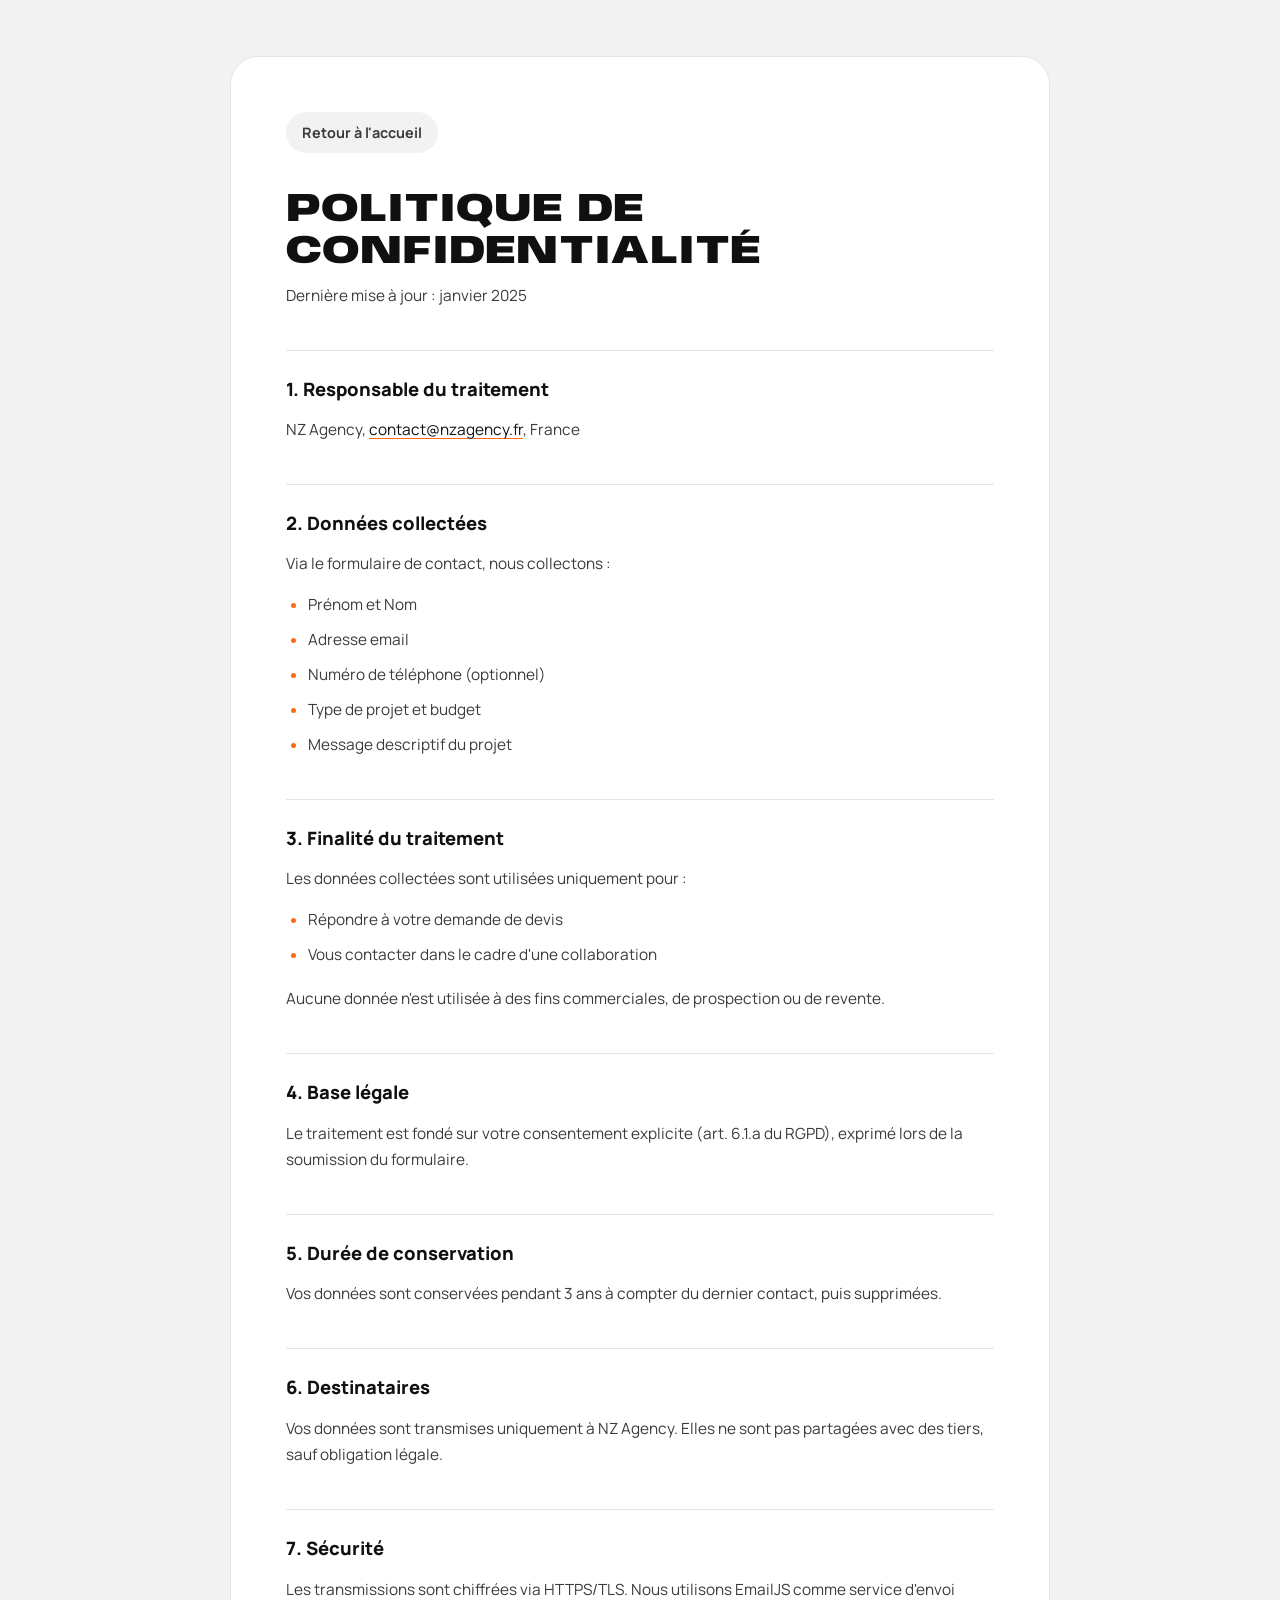
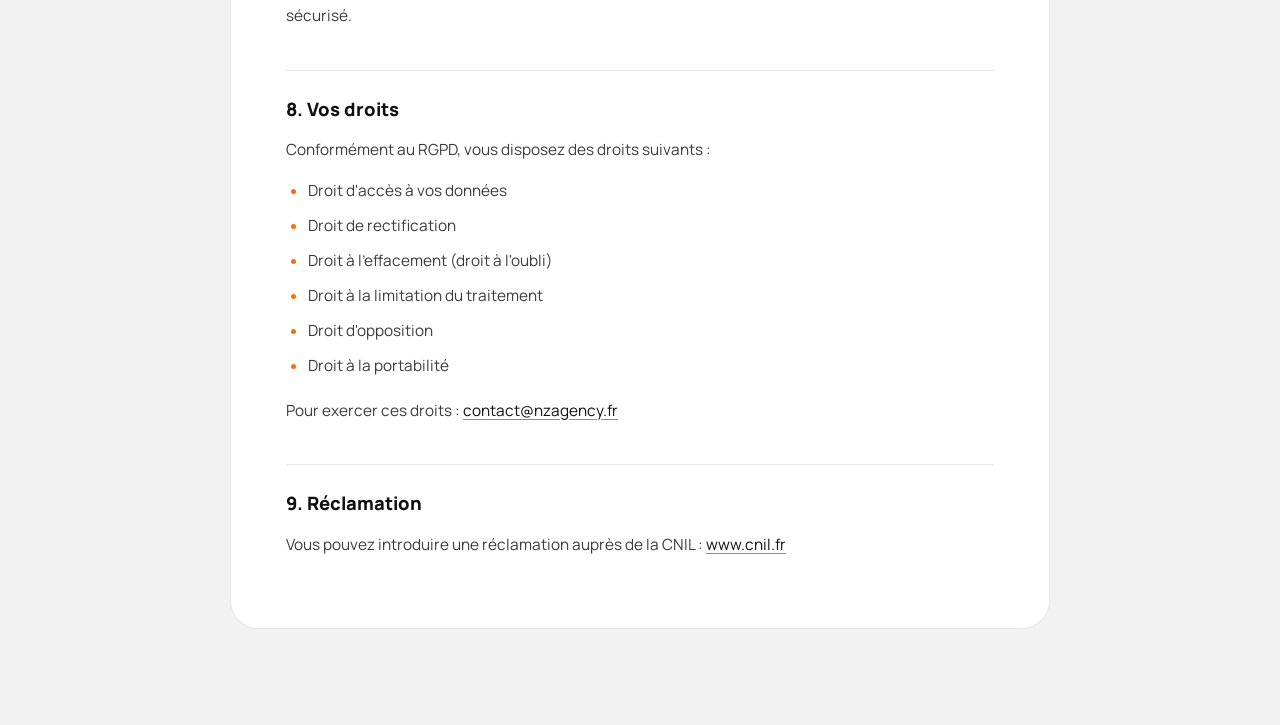
<file: politique-confidentialite.html>
<!DOCTYPE html>
<html lang="fr">
<head>
  <meta charset="UTF-8">
  <meta name="viewport" content="width=device-width, initial-scale=1.0">
  <meta name="robots" content="noindex, nofollow">
  <title>Politique de confidentialité | NZ Agency</title>
  <link rel="icon" type="image/svg+xml" href="/assets/favicon.svg?v=5">
  <link rel="icon" type="image/png" sizes="32x32" href="/assets/favicon-32.png?v=5">
  <link rel="icon" type="image/png" sizes="64x64" href="/assets/favicon-64.png?v=5">
  <link rel="apple-touch-icon" href="/assets/apple-touch-icon.png?v=5">
  <link rel="preconnect" href="https://fonts.googleapis.com">
  <link rel="preconnect" href="https://fonts.gstatic.com" crossorigin>
  <link href="https://fonts.googleapis.com/css2?family=Anybody:wdth,wght@125,900&family=Manrope:wght@400;500;600;700;800&display=swap" rel="stylesheet">
  <link rel="stylesheet" href="css/legal.css?v=3">
</head>
<body>
  <div class="container">
    <a href="/" class="back">Retour à l'accueil</a>
    <h1>Politique de confidentialité</h1>
    <p>Dernière mise à jour : janvier 2025</p>

    <h2>1. Responsable du traitement</h2>
    <p>NZ Agency, <a href="mailto:contact@nzagency.fr">contact@nzagency.fr</a>, France</p>

    <h2>2. Données collectées</h2>
    <p>Via le formulaire de contact, nous collectons :</p>
    <ul>
      <li>Prénom et Nom</li>
      <li>Adresse email</li>
      <li>Numéro de téléphone (optionnel)</li>
      <li>Type de projet et budget</li>
      <li>Message descriptif du projet</li>
    </ul>

    <h2>3. Finalité du traitement</h2>
    <p>Les données collectées sont utilisées uniquement pour :</p>
    <ul>
      <li>Répondre à votre demande de devis</li>
      <li>Vous contacter dans le cadre d'une collaboration</li>
    </ul>
    <p>Aucune donnée n'est utilisée à des fins commerciales, de prospection ou de revente.</p>

    <h2>4. Base légale</h2>
    <p>Le traitement est fondé sur votre consentement explicite (art. 6.1.a du RGPD), exprimé lors de la soumission du formulaire.</p>

    <h2>5. Durée de conservation</h2>
    <p>Vos données sont conservées pendant 3 ans à compter du dernier contact, puis supprimées.</p>

    <h2>6. Destinataires</h2>
    <p>Vos données sont transmises uniquement à NZ Agency. Elles ne sont pas partagées avec des tiers, sauf obligation légale.</p>

    <h2>7. Sécurité</h2>
    <p>Les transmissions sont chiffrées via HTTPS/TLS. Nous utilisons EmailJS comme service d'envoi sécurisé.</p>

    <h2>8. Vos droits</h2>
    <p>Conformément au RGPD, vous disposez des droits suivants :</p>
    <ul>
      <li>Droit d'accès à vos données</li>
      <li>Droit de rectification</li>
      <li>Droit à l'effacement (droit à l'oubli)</li>
      <li>Droit à la limitation du traitement</li>
      <li>Droit d'opposition</li>
      <li>Droit à la portabilité</li>
    </ul>
    <p>Pour exercer ces droits : <a href="mailto:contact@nzagency.fr">contact@nzagency.fr</a></p>

    <h2>9. Réclamation</h2>
    <p>Vous pouvez introduire une réclamation auprès de la CNIL : <a href="https://www.cnil.fr" target="_blank" rel="noopener">www.cnil.fr</a></p>
  </div>
</body>
</html>
</file>
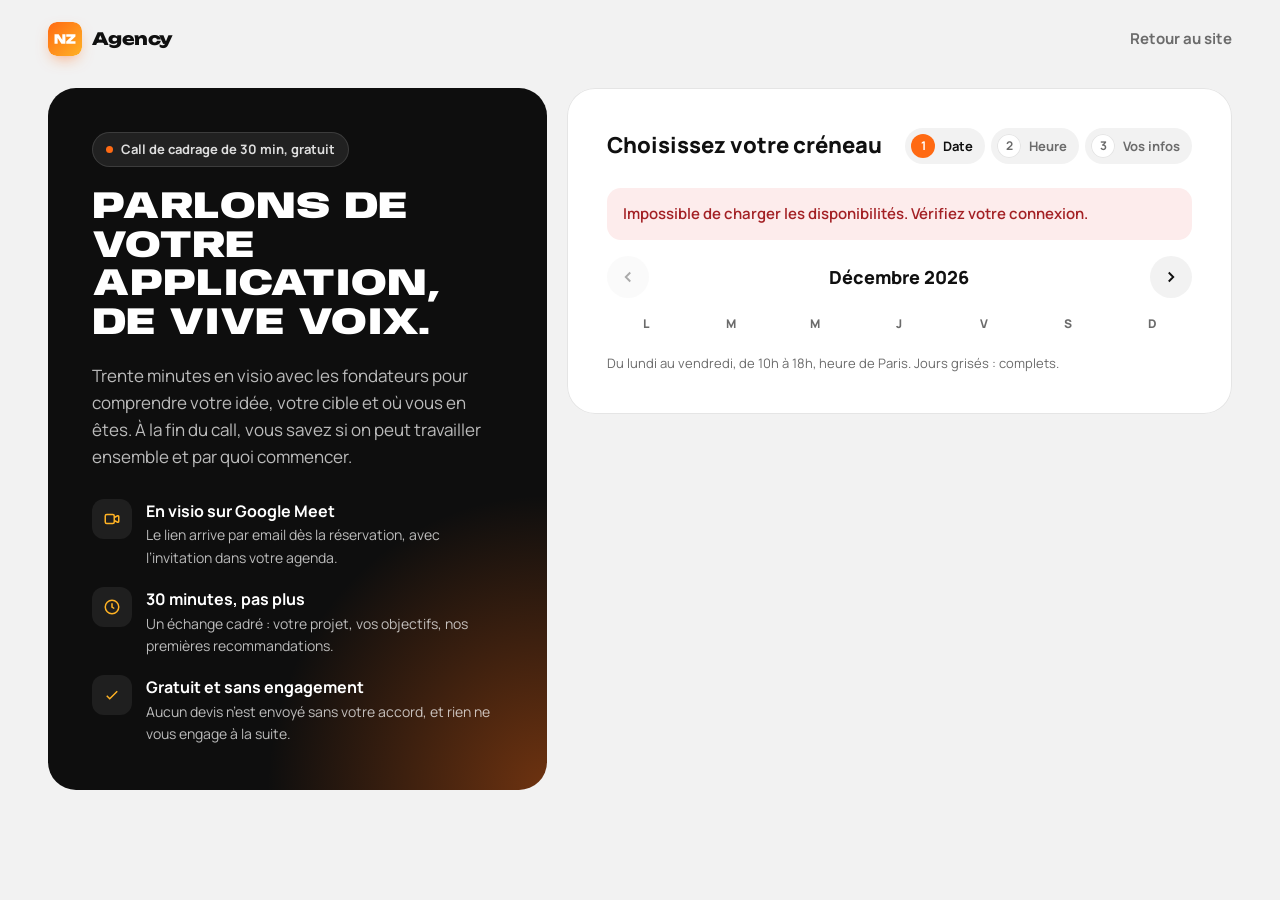
<file: reserver-un-call.html>
<!DOCTYPE html>
<html lang="fr">
<head>
  <meta charset="UTF-8">
  <meta name="viewport" content="width=device-width, initial-scale=1.0">
  <title>Réserver un call de 30 min avec NZ Agency | Google Meet</title>
  <meta name="description" content="Réservez un call de cadrage de 30 minutes en visio avec NZ Agency : choisissez votre date et votre heure, recevez le lien Google Meet. Gratuit et sans engagement.">
  <link rel="canonical" href="https://www.nzagency.fr/reserver-un-call.html">
  <meta name="theme-color" content="#f2f2f2">
  <meta property="og:type" content="website">
  <meta property="og:title" content="Réserver un call avec NZ Agency">
  <meta property="og:description" content="30 minutes en visio pour cadrer votre application mobile. Gratuit, sans engagement, lien Google Meet envoyé automatiquement.">
  <meta property="og:url" content="https://www.nzagency.fr/reserver-un-call.html">
  <meta property="og:image" content="https://www.nzagency.fr/assets/og-image.jpg?v=2">
  <meta property="og:locale" content="fr_FR">
  <link rel="icon" type="image/svg+xml" href="/assets/favicon.svg?v=5">
  <link rel="icon" type="image/png" sizes="32x32" href="/assets/favicon-32.png?v=5">
  <link rel="icon" type="image/png" sizes="64x64" href="/assets/favicon-64.png?v=5">
  <link rel="apple-touch-icon" href="/assets/apple-touch-icon.png?v=5">
  <link rel="preconnect" href="https://fonts.googleapis.com">
  <link rel="preconnect" href="https://fonts.gstatic.com" crossorigin>
  <link href="https://fonts.googleapis.com/css2?family=Anybody:wdth,wght@150,800;150,900&family=Unbounded:wght@800&family=Manrope:wght@400;500;600;700;800&display=swap" rel="stylesheet">
  <link rel="stylesheet" href="css/nz.css?v=3.4">
</head>
<body class="booking-body">

  <header class="booking-topbar">
    <a href="/" class="nav-brand" aria-label="NZ Agency, retour à l'accueil"><svg class="nz-mark" viewBox="0 0 120 120" aria-hidden="true"><defs><linearGradient id="nzo1" x1="0" y1="0" x2="1" y2="1"><stop offset="0" stop-color="#FF6A13"/><stop offset="1" stop-color="#FFB224"/></linearGradient></defs><rect width="120" height="120" rx="30" fill="url(#nzo1)"/><path fill="#fff" transform="translate(20.36 76.52) scale(0.04400)" d="M755 -188 685 -171V-750H935V0H612L240 -578L310 -595V0H60V-750H393Z M998 0V-183L1447 -598L1641 -553H1001V-751H1739V-568L1291 -153L1125 -198H1742V0Z"/></svg><span>Agency</span></a>
    <a href="/" class="booking-topbar-back">Retour au site</a>
  </header>

  <main class="booking-page" id="bookingModal">

    <!-- Colonne gauche : présentation (masquée sur mobile) -->
    <aside class="booking-intro" aria-label="À propos du call">
      <span class="tag">Call de cadrage de 30 min, gratuit</span>
      <h1 class="booking-intro-title">Parlons de votre application, de vive voix.</h1>
      <p class="booking-intro-text">Trente minutes en visio avec les fondateurs pour comprendre votre idée, votre cible et où vous en êtes. À la fin du call, vous savez si on peut travailler ensemble et par quoi commencer.</p>

      <ul class="booking-intro-list" role="list">
        <li>
          <span class="booking-intro-icon" aria-hidden="true">
            <svg width="18" height="18" viewBox="0 0 24 24" fill="none" stroke="currentColor" stroke-width="2" aria-hidden="true"><path d="M15 10l4.55-2.28A1 1 0 0121 8.62v6.76a1 1 0 01-1.45.9L15 14M3 8a2 2 0 012-2h8a2 2 0 012 2v8a2 2 0 01-2 2H5a2 2 0 01-2-2z"/></svg>
          </span>
          <div>
            <strong>En visio sur Google Meet</strong>
            <span>Le lien arrive par email dès la réservation, avec l&rsquo;invitation dans votre agenda.</span>
          </div>
        </li>
        <li>
          <span class="booking-intro-icon" aria-hidden="true">
            <svg width="18" height="18" viewBox="0 0 24 24" fill="none" stroke="currentColor" stroke-width="2" aria-hidden="true"><circle cx="12" cy="12" r="9"/><path d="M12 7v5l3 2"/></svg>
          </span>
          <div>
            <strong>30 minutes, pas plus</strong>
            <span>Un échange cadré : votre projet, vos objectifs, nos premières recommandations.</span>
          </div>
        </li>
        <li>
          <span class="booking-intro-icon" aria-hidden="true">
            <svg width="18" height="18" viewBox="0 0 24 24" fill="none" stroke="currentColor" stroke-width="2" aria-hidden="true"><path d="M5 13l4 4L19 7"/></svg>
          </span>
          <div>
            <strong>Gratuit et sans engagement</strong>
            <span>Aucun devis n&rsquo;est envoyé sans votre accord, et rien ne vous engage à la suite.</span>
          </div>
        </li>
      </ul>
    </aside>

    <!-- Colonne droite : réservation -->
    <section class="booking-panel" aria-labelledby="bookingTitle">
  <header class="booking-head">
    <h2 class="booking-title" id="bookingTitle">Choisissez votre créneau</h2>
    <ol class="booking-progress" aria-label="Étapes de la réservation">
      <li data-step="1" class="active"><span>1</span>Date</li>
      <li data-step="2"><span>2</span>Heure</li>
      <li data-step="3"><span>3</span>Vos infos</li>
    </ol>
  </header>

  <p class="booking-error" id="bookingError" role="alert" aria-live="assertive" hidden></p>

  <!-- Étape 1 : date -->
  <section class="booking-step" data-step="1" aria-label="Choix de la date">
    <div class="booking-month">
      <button type="button" class="booking-nav" id="bookingPrev" aria-label="Mois précédent">
        <svg width="18" height="18" viewBox="0 0 24 24" fill="none" stroke="currentColor" stroke-width="2.5" aria-hidden="true"><path d="M15 18l-6-6 6-6"/></svg>
      </button>
      <span class="booking-month-label" id="bookingMonthLabel" aria-live="polite"></span>
      <button type="button" class="booking-nav" id="bookingNext" aria-label="Mois suivant">
        <svg width="18" height="18" viewBox="0 0 24 24" fill="none" stroke="currentColor" stroke-width="2.5" aria-hidden="true"><path d="M9 6l6 6-6 6"/></svg>
      </button>
    </div>
    <div class="booking-weekdays" aria-hidden="true">
      <span>L</span><span>M</span><span>M</span><span>J</span><span>V</span><span>S</span><span>D</span>
    </div>
    <div class="booking-grid" id="bookingGrid" role="group" aria-label="Jours disponibles"></div>
    <p class="booking-hint">Du lundi au vendredi, de 10h à 18h, heure de Paris. Jours grisés : complets.</p>
  </section>

  <!-- Étape 2 : heure -->
  <section class="booking-step" data-step="2" aria-label="Choix de l'heure" hidden>
    <button type="button" class="booking-back" data-booking-back="1">Changer de date</button>
    <p class="booking-day-label" id="bookingDayLabel"></p>
    <p class="booking-hint">Créneaux affichés en heure de Paris.</p>
    <div class="booking-slots" id="bookingSlots" role="group" aria-label="Créneaux disponibles"></div>
  </section>

  <!-- Étape 3 : infos -->
  <section class="booking-step" data-step="3" aria-label="Vos informations" hidden>
    <button type="button" class="booking-back" data-booking-back="2">Changer d'heure</button>
    <p class="booking-summary" id="bookingSummary"></p>

    <form id="bookingForm" class="contact-form booking-form" novalidate>
      <input type="text" name="website_url" class="honeypot" tabindex="-1" autocomplete="off" aria-hidden="true" style="display:none;">

      <div class="form-row">
        <div class="form-group">
          <label for="bkPrenom">Prénom <abbr title="Champ obligatoire" class="required">*</abbr></label>
          <input type="text" id="bkPrenom" name="bkPrenom" placeholder="Jean" autocomplete="given-name" required aria-describedby="bkPrenomError">
          <span class="field-error" id="bkPrenomError" role="alert" aria-live="polite"></span>
        </div>
        <div class="form-group">
          <label for="bkNom">Nom <abbr title="Champ obligatoire" class="required">*</abbr></label>
          <input type="text" id="bkNom" name="bkNom" placeholder="Dupont" autocomplete="family-name" required aria-describedby="bkNomError">
          <span class="field-error" id="bkNomError" role="alert" aria-live="polite"></span>
        </div>
      </div>

      <div class="form-row">
        <div class="form-group">
          <label for="bkEmail">Email <abbr title="Champ obligatoire" class="required">*</abbr></label>
          <input type="email" id="bkEmail" name="bkEmail" placeholder="jean@entreprise.fr" autocomplete="email" inputmode="email" required aria-describedby="bkEmailError">
          <span class="field-error" id="bkEmailError" role="alert" aria-live="polite"></span>
        </div>
        <div class="form-group">
          <label for="bkPhone">Téléphone <abbr title="Champ obligatoire" class="required">*</abbr></label>
          <input type="tel" id="bkPhone" name="bkPhone" placeholder="06 12 34 56 78" autocomplete="tel" inputmode="tel" required aria-describedby="bkPhoneError">
          <span class="field-error" id="bkPhoneError" role="alert" aria-live="polite"></span>
        </div>
      </div>

      <div class="form-group">
        <label for="bkProjet">Parlez-nous de votre projet en quelques lignes <abbr title="Champ obligatoire" class="required">*</abbr></label>
        <textarea id="bkProjet" name="bkProjet" rows="4" minlength="20" maxlength="1000" placeholder="Votre idée, votre cible, où vous en êtes…" required aria-describedby="bkProjetError bkProjetCount"></textarea>
        <div class="form-meta">
          <span class="field-error" id="bkProjetError" role="alert" aria-live="polite"></span>
          <span class="char-count" id="bkProjetCount" aria-live="polite">0 / 1000</span>
        </div>
      </div>

      <div class="form-group">
        <label class="checkbox-label" for="bkRgpd">
          <input type="checkbox" id="bkRgpd" name="bkRgpd" required aria-describedby="bkRgpdError">
          <span class="checkbox-custom" aria-hidden="true"></span>
          <span class="checkbox-text">J'accepte que mes données soient utilisées pour me recontacter <abbr title="Champ obligatoire" class="required">*</abbr></span>
        </label>
        <span class="field-error" id="bkRgpdError" role="alert" aria-live="polite"></span>
      </div>

      <div id="bkTurnstile"></div>

      <button type="submit" class="btn btn--flame btn-submit" id="bookingSubmit">
        <span class="btn-text">Confirmer le call</span>
        <span class="btn-spinner" aria-hidden="true"></span>
        <svg class="btn-icon" width="18" height="18" viewBox="0 0 24 24" fill="none" stroke="currentColor" stroke-width="2.5" aria-hidden="true"><path d="M5 13l4 4L19 7"/></svg>
      </button>
    </form>
  </section>

  <!-- Étape 4 : confirmation -->
  <section class="booking-step booking-success" data-step="4" id="bookingSuccess" aria-label="Réservation confirmée" hidden>
    <span class="booking-success-icon" aria-hidden="true">✓</span>
    <h3 class="booking-success-title">Votre call est réservé</h3>
    <dl class="booking-recap">
      <div><dt>Date</dt><dd id="bkDoneDate"></dd></div>
      <div><dt>Heure</dt><dd id="bkDoneTime"></dd></div>
    </dl>
    <a id="bkMeetLink" class="btn btn--flame" href="#" target="_blank" rel="noopener noreferrer">
      Rejoindre le call sur Google Meet
      <svg width="16" height="16" viewBox="0 0 24 24" fill="none" stroke="currentColor" stroke-width="2.5" aria-hidden="true"><path d="M7 17L17 7M7 7h10v10"/></svg>
    </a>
    <p class="booking-hint" id="bkDoneMail"></p>
    <a href="/" class="btn btn--ghost">Retour à l&rsquo;accueil</a>
  </section>

    </section>

  </main>

  <script src="js/booking.js?v=1.2" defer></script>
</body>
</html>
</file>
<file: css/legal.css>
/* =============================================================================
   Pages légales : mentions légales, CGV, CGU, politique de confidentialité.
   Même identité que le site (nuit, orange, Anybody + Manrope), en version sobre :
   ces pages se lisent, elles ne se contemplent pas.
   ========================================================================== */
:root {
  --night: #0e0e0e;
  --orange: #ff6a13;
  --paper: #f2f2f2;
  --ink: #101010;
  --ink-2: #3b3b3b;
  --muted: #6b6b6b;
  --line: #e5e5e5;
}

*, *::before, *::after { box-sizing: border-box; margin: 0; padding: 0; }

body {
  font-family: "Manrope", system-ui, -apple-system, sans-serif;
  background: var(--paper);
  color: var(--ink);
  line-height: 1.75;
  padding: 56px 24px 96px;
  -webkit-font-smoothing: antialiased;
}

.container {
  max-width: 820px;
  margin: 0 auto;
  padding: clamp(28px, 5vw, 56px);
  border-radius: 28px;
  background: #fff;
  box-shadow: inset 0 0 0 1px var(--line);
}

h1 {
  font-family: "Anybody", "Arial Black", sans-serif;
  font-stretch: 125%;
  font-weight: 900;
  text-transform: uppercase;
  font-size: clamp(1.7rem, 4.6vw, 2.5rem);
  line-height: 1.05;
  margin-bottom: 10px;
}

.maj { color: var(--muted); font-size: 0.85rem; margin-bottom: 36px; display: block; }

h2 {
  font-size: 1.15rem;
  font-weight: 800;
  margin: 40px 0 12px;
  padding-top: 22px;
  border-top: 1px solid var(--line);
}

h3 { font-size: 1rem; font-weight: 700; margin: 22px 0 8px; }

p, li { color: var(--ink-2); font-size: 0.96rem; margin-bottom: 14px; }
ul, ol { padding-left: 22px; margin-bottom: 18px; }
li { margin-bottom: 8px; }
li::marker { color: var(--orange); }
strong { color: var(--ink); font-weight: 700; }
a { color: var(--ink); text-decoration-color: var(--orange); text-underline-offset: 3px; }
a:hover { color: var(--orange); }
:focus-visible { outline: 3px solid var(--orange); outline-offset: 3px; border-radius: 6px; }

.back {
  display: inline-flex;
  align-items: center;
  gap: 8px;
  margin-bottom: 36px;
  padding: 8px 16px;
  border-radius: 999px;
  background: var(--paper);
  color: var(--ink-2);
  font-size: 0.9rem;
  font-weight: 700;
  text-decoration: none;
  transition: background-color 0.2s;
}
.back:hover { background: var(--line); color: var(--ink); }

/* Informations que seul l'éditeur peut renseigner : elles doivent sauter aux yeux. */
.a-completer {
  display: inline-block;
  padding: 1px 8px;
  border: 1px dashed var(--orange);
  border-radius: 6px;
  color: #c24a05;
  background: #fff3ea;
  font-size: 0.88em;
  font-weight: 600;
}

.encart {
  border-radius: 16px;
  padding: 18px 20px;
  margin: 24px 0;
  background: var(--paper);
}
.encart p:last-child { margin-bottom: 0; }

.sommaire { margin-bottom: 8px; }
.sommaire ol { columns: 2; column-gap: 32px; }
.sommaire a { color: var(--ink-2); text-decoration: none; }
.sommaire a:hover { color: var(--orange); text-decoration: underline; }

.pied-legal {
  margin-top: 56px;
  padding-top: 20px;
  border-top: 1px solid var(--line);
  font-size: 0.85rem;
  color: var(--muted);
}
.pied-legal a { color: var(--ink-2); text-decoration: none; margin-right: 16px; }
.pied-legal a:hover { color: var(--orange); }

@media (max-width: 640px) {
  body { padding: 20px 12px 56px; }
  .sommaire ol { columns: 1; }
}
</file>
<file: css/nz.css>
/* ==========================================================================
   NZ Agency · direction artistique « Lancement »
   Nuit (hero, méthode, footer), sections claires, orange allumage.
   ========================================================================== */

:root {
  --night: #0e0e0e;
  --night-2: #070707;
  --night-3: #1b1b1b;
  --orange: #ff6a13;
  --amber: #ffb224;
  --flame: linear-gradient(100deg, #ff6a13 0%, #ff8a1f 45%, #ffb224 100%);
  --paper: #f2f2f2;
  --white: #ffffff;
  --ink: #101010;
  --ink-2: #3b3b3b;
  --muted: #6b6b6b;
  --line: #e5e5e5;
  --line-night: rgba(255, 255, 255, 0.12);
  --text-night: rgba(255, 255, 255, 0.72);

  --display: "Anybody", "Arial Black", system-ui, sans-serif;
  --body: "Manrope", system-ui, -apple-system, "Segoe UI", sans-serif;

  --r-xl: 40px;
  --r-lg: 28px;
  --r-md: 18px;
  --r-sm: 12px;

  --wrap: 1200px;
  --gutter: clamp(20px, 5vw, 48px);
  --ease: cubic-bezier(0.22, 1, 0.36, 1);
  --nav-h: 64px;
}

/* ---------- Base ---------- */
*,
*::before,
*::after { box-sizing: border-box; }

html { -webkit-text-size-adjust: 100%; scroll-padding-top: 96px; }
html.lenis, html.lenis body { height: auto; }
.lenis.lenis-smooth { scroll-behavior: auto !important; }

body {
  margin: 0;
  background: var(--paper);
  color: var(--ink);
  font-family: var(--body);
  font-size: 17px;
  line-height: 1.6;
  -webkit-font-smoothing: antialiased;
  overflow-x: hidden;
}

img, svg { display: block; max-width: 100%; }
a { color: inherit; }
button { font: inherit; color: inherit; cursor: pointer; background: none; border: 0; padding: 0; }
p, h1, h2, h3, h4, ul, ol, dl, dd { margin: 0; }
ul[role="list"], ol[role="list"] { list-style: none; padding: 0; }
strong { font-weight: 700; color: inherit; }

:focus-visible { outline: 3px solid var(--orange); outline-offset: 3px; border-radius: 6px; }

.wrap { width: min(var(--wrap), 100% - 2 * var(--gutter)); margin-inline: auto; }
.sr-only { position: absolute; width: 1px; height: 1px; overflow: hidden; clip: rect(0 0 0 0); white-space: nowrap; }

/* Titres : capitales très larges */
.display {
  font-family: var(--display);
  font-stretch: 125%;
  font-weight: 900;
  text-transform: uppercase;
  line-height: 0.98;
  letter-spacing: -0.012em;
}
.flame-text {
  background: var(--flame);
  -webkit-background-clip: text;
  background-clip: text;
  color: transparent;
}

/* ---------- Boutons ---------- */
.btn {
  line-height: 1.25;
  display: inline-flex;
  align-items: center;
  justify-content: center;
  gap: 10px;
  min-height: 48px;
  padding: 0 24px;
  border-radius: 999px;
  font-family: var(--body);
  font-weight: 700;
  font-size: 15px;
  text-decoration: none;
  white-space: nowrap;
  transition: transform 0.35s var(--ease), background-color 0.25s, box-shadow 0.35s var(--ease), color 0.25s;
}
.btn svg { flex: none; }
.btn:active { transform: scale(0.97); }
.btn--lg { min-height: 58px; padding: 0 30px; font-size: 16px; }
.btn--flame {
  background: var(--flame);
  color: var(--night-2);
  box-shadow: 0 10px 30px -10px rgba(255, 106, 19, 0.7), inset 0 1px 0 rgba(255, 255, 255, 0.35);
}
.btn--flame:hover { filter: brightness(1.06); }
.btn--ghost-night { color: #fff; background: rgba(255, 255, 255, 0.06); box-shadow: inset 0 0 0 1px rgba(255, 255, 255, 0.2); }
.btn--ghost-night:hover { background: rgba(255, 255, 255, 0.12); }
.btn--ink { background: var(--ink); color: #fff; }
.btn--ink:hover { background: #2a2a2a; }
.btn--ghost { color: var(--ink); box-shadow: inset 0 0 0 1.5px var(--line); background: var(--white); }
.btn--ghost:hover { box-shadow: inset 0 0 0 1.5px var(--ink); }

/* ==========================================================================
   Navbar : pilule de verre (PC) ; pilule compacte + plein écran (mobile)
   ========================================================================== */
.nav {
  position: fixed;
  inset: 14px 0 auto;
  z-index: 50;
  display: flex;
  justify-content: center;
  pointer-events: none;
  padding-inline: 12px;
}
.nav-pill {
  position: relative;
  pointer-events: auto;
  display: flex;
  align-items: center;
  gap: 8px;
  height: var(--nav-h);
  padding: 0 8px 0 16px;
  border-radius: 999px;
  color: #fff;
  border: 1px solid rgba(255, 255, 255, 0.25);
  background: rgba(14, 14, 14, 0.62);
  box-shadow:
    inset 1.5px 1.5px 0 rgba(255, 255, 255, 0.52),
    inset 0 2px 1px rgba(255, 255, 255, 0.29),
    inset -1.5px -1.5px 0 rgba(0, 0, 0, 0.3),
    inset 0 -2px 1px rgba(0, 0, 0, 0.15),
    0 0 0 0.5px rgba(255, 170, 90, 0.4),
    0 0 0 1px rgba(255, 255, 255, 0.12),
    0 12px 40px rgba(0, 0, 0, 0.45),
    0 4px 14px rgba(0, 0, 0, 0.3);
  -webkit-backdrop-filter: blur(24px) saturate(150%);
  backdrop-filter: blur(24px) saturate(150%);
  transition: transform 0.5s var(--ease), background-color 0.4s;
}
/* Reflet du verre : moitié haute de la pilule */
.nav-pill::before {
  content: "";
  position: absolute;
  inset: 1px 1px 42% 1px;
  border-radius: 999px 999px 0 0;
  background: linear-gradient(rgba(255, 255, 255, 0.39) 0%, rgba(255, 255, 255, 0.11) 40%, transparent 80%);
  mix-blend-mode: screen;
  pointer-events: none;
}
.nav-pill > * { position: relative; }
.nav.is-scrolled .nav-pill { background: rgba(14, 14, 14, 0.72); }
.nav-brand {
  display: flex;
  align-items: center;
  gap: 10px;
  margin-right: 14px;
  text-decoration: none;
  font-family: "Unbounded", var(--body);
  font-weight: 800;
  font-size: 17px;
  letter-spacing: -0.03em;
  white-space: nowrap;
}
.nav-brand svg { width: 34px; height: 34px; border-radius: 9px; box-shadow: 0 6px 16px -6px rgba(255, 106, 19, 0.7); }
.nav-links { display: flex; align-items: center; gap: 2px; }
.nav-links a {
  position: relative;
  display: inline-flex;
  align-items: center;
  line-height: 1.25;
  padding: 8px 14px;
  border-radius: 999px;
  border: 2px solid transparent;
  font-size: 14px;
  font-weight: 600;
  text-decoration: none;
  color: rgba(255, 255, 255, 0.75);
  transition: color 0.3s, background-color 0.3s, border-color 0.3s;
}
.nav-links a:hover { color: #fff; background: rgba(255, 255, 255, 0.1); }
.nav-links a[aria-current="true"] { color: #fff; background: rgba(255, 255, 255, 0.15); border-color: rgba(255, 255, 255, 0.35); }
.nav-sep { width: 1px; height: 22px; margin: 0 4px; background: rgba(255, 255, 255, 0.2); }
.nav-actions { display: flex; align-items: center; gap: 6px; }
.nav-actions .btn { min-height: 42px; padding: 0 18px; font-size: 14px; }
.nav-call { color: #fff; }
.nav-call:hover { background: rgba(255, 255, 255, 0.1); }
.nav-cta { background: #fff; color: var(--ink); }
.nav-cta:hover { background: var(--orange); color: #fff; }
.nav-burger { display: none; }

/* Menu plein écran (mobile) */
.menu {
  position: fixed;
  inset: 0;
  z-index: 45;
  display: flex;
  flex-direction: column;
  padding: calc(var(--nav-h) + 44px) var(--gutter) max(32px, env(safe-area-inset-bottom));
  background:
    radial-gradient(90% 50% at 50% 110%, rgba(255, 106, 19, 0.35), transparent 70%),
    var(--night-2);
  color: #fff;
  visibility: hidden;
  opacity: 0;
  transition: opacity 0.35s var(--ease), visibility 0s linear 0.35s;
}
.menu.is-open { visibility: visible; opacity: 1; transition: opacity 0.35s var(--ease); }
.menu-links { flex: 1; }
.menu-links a {
  display: block;
  padding: 14px 0;
  border-bottom: 1px solid var(--line-night);
  font-family: var(--display);
  font-stretch: 125%;
  font-weight: 900;
  font-size: clamp(28px, 8.4vw, 44px);
  line-height: 1.05;
  text-transform: uppercase;
  text-decoration: none;
  transform: translateY(18px);
  opacity: 0;
  transition: transform 0.6s var(--ease), opacity 0.6s var(--ease), color 0.2s;
}
.menu-links a:active { color: var(--amber); }
.menu.is-open .menu-links a { transform: none; opacity: 1; }
.menu.is-open .menu-links li:nth-child(2) a { transition-delay: 0.05s; }
.menu.is-open .menu-links li:nth-child(3) a { transition-delay: 0.1s; }
.menu.is-open .menu-links li:nth-child(4) a { transition-delay: 0.15s; }
.menu.is-open .menu-links li:nth-child(5) a { transition-delay: 0.2s; }
.menu-ctas { display: grid; gap: 10px; }
.menu-ctas .btn { width: 100%; min-height: 56px; }
body.menu-open { overflow: hidden; }

/* ==========================================================================
   Hero nuit
   ========================================================================== */
.hero {
  position: relative;
  isolation: isolate;
  overflow: hidden;
  color: #fff;
  background:
    radial-gradient(70% 55% at 78% 100%, rgba(255, 106, 19, 0.28), transparent 70%),
    radial-gradient(60% 60% at 10% 0%, rgba(255, 255, 255, 0.07), transparent 70%),
    linear-gradient(180deg, var(--night-2) 0%, var(--night) 60%, #151515 100%);
  border-radius: 0 0 var(--r-xl) var(--r-xl);
  padding: calc(var(--nav-h) + 70px) 0 64px;
}
.hero-stars { position: absolute; inset: 0; z-index: -1; width: 100%; height: 100%; }
.hero-inner {
  display: grid;
  grid-template-columns: minmax(0, 1.4fr) minmax(0, 0.8fr);
  align-items: center;
  gap: clamp(24px, 4vw, 64px);
}
.hero-kicker {
  display: inline-flex;
  align-items: center;
  gap: 10px;
  padding: 8px 16px;
  border-radius: 999px;
  font-size: 14px;
  font-weight: 600;
  color: rgba(255, 255, 255, 0.85);
  background: rgba(255, 255, 255, 0.07);
  box-shadow: inset 0 0 0 1px rgba(255, 255, 255, 0.14);
}
.hero-kicker .dot {
  width: 8px; height: 8px; border-radius: 50%;
  background: var(--orange);
  box-shadow: 0 0 0 4px rgba(255, 106, 19, 0.2), 0 0 14px var(--orange);
}
.hero-title {
  margin-top: 26px;
  font-size: clamp(30px, 3.8vw, 56px);
}
.hero-title .line { display: block; padding-bottom: 0.08em; }
.hero-title .line > span { display: inline-block; }
.hero-lead {
  max-width: 58ch;
  margin-top: 24px;
  font-size: clamp(16px, 1.35vw, 19px);
  color: var(--text-night);
}
.hero-lead strong { color: #fff; }
.hero-ctas { display: flex; flex-wrap: wrap; gap: 12px; margin-top: 34px; }
.hero-proof {
  display: flex;
  flex-wrap: wrap;
  gap: 10px 22px;
  margin-top: 30px;
  padding-top: 24px;
  border-top: 1px solid var(--line-night);
  font-size: 14px;
  color: rgba(255, 255, 255, 0.7);
}
.hero-proof li { display: flex; align-items: center; gap: 8px; }
.hero-proof svg { color: var(--amber); }

/* Entrée du hero : une seule séquence au chargement */
.js .hero [data-in] { opacity: 0; transform: translateY(26px); }
.hero.is-ready [data-in] { opacity: 1; transform: none; transition: opacity 0.9s var(--ease), transform 0.9s var(--ease); }
.hero.is-ready [data-in="2"] { transition-delay: 0.35s; }
.hero.is-ready [data-in="3"] { transition-delay: 0.45s; }
.hero.is-ready [data-in="4"] { transition-delay: 0.55s; }
.hero.is-ready [data-in="5"] { transition-delay: 0.3s; }

/* Scène : le téléphone qui décolle (--lift piloté au scroll) */
.hero-stage {
  --lift: 0;
  position: relative;
  display: grid;
  place-items: center;
  min-height: 560px;
  perspective: 1100px;
}
.launch-pad {
  position: absolute;
  bottom: 18px;
  left: 50%;
  width: 78%;
  height: 26px;
  transform: translateX(-50%);
  border-radius: 50%;
  background: radial-gradient(closest-side, rgba(255, 178, 36, 0.55), rgba(255, 106, 19, 0.2) 55%, transparent);
  filter: blur(6px);
  opacity: calc(1 - var(--lift) * 0.8);
}
.rocket {
  position: relative;
  transform: translateY(calc(var(--lift) * -150px)) rotate(calc(var(--lift) * -4deg)) var(--tilt, rotate(0deg));
  transform-style: preserve-3d;
  will-change: transform;
}
.phone {
  position: relative;
  width: 262px;
  aspect-ratio: 9 / 19;
  padding: 10px;
  border-radius: 44px;
  background: linear-gradient(160deg, #2c2c2c, #151515 40%, #0a0a0a);
  box-shadow:
    inset 0 0 0 1.5px rgba(255, 255, 255, 0.16),
    0 40px 80px -30px rgba(0, 0, 0, 0.8),
    0 0 0 1px rgba(0, 0, 0, 0.4);
}
.phone-screen {
  position: relative;
  height: 100%;
  overflow: hidden;
  border-radius: 34px;
  background: var(--paper);
  color: var(--ink);
  padding: 44px 16px 16px;
  display: flex;
  flex-direction: column;
  gap: 12px;
}
.phone-island { position: absolute; top: 12px; left: 50%; width: 84px; height: 24px; border-radius: 20px; background: #050505; transform: translateX(-50%); }
.app-head { display: flex; align-items: center; gap: 10px; }
.app-icon { width: 44px; height: 44px; flex: none; }
.app-icon svg { width: 44px; height: 44px; border-radius: 11px; box-shadow: 0 8px 18px -8px rgba(255, 106, 19, 0.8); }
.app-name { font-weight: 800; font-size: 15px; line-height: 1.2; }
.app-sub { font-size: 11px; color: var(--muted); }
.app-card {
  border-radius: 18px;
  padding: 14px;
  background: var(--night);
  color: #fff;
  display: grid;
  gap: 8px;
}
.app-card small { font-size: 10px; color: rgba(255, 255, 255, 0.6); }
.app-card b { font-family: var(--display); font-stretch: 125%; font-weight: 900; font-size: 22px; line-height: 1; }
.app-bars { display: flex; align-items: flex-end; gap: 5px; height: 42px; }
.app-bars i { flex: 1; border-radius: 4px; background: rgba(255, 255, 255, 0.18); }
.app-bars i:last-child { background: var(--flame); }
.app-row { display: flex; gap: 8px; }
.app-row span { height: 9px; border-radius: 6px; background: #e3e3e3; }
.app-tiles { display: grid; grid-template-columns: 1fr 1fr; gap: 8px; }
.app-tiles span { height: 58px; border-radius: 14px; background: #fff; box-shadow: inset 0 0 0 1px var(--line); }
.app-btn { margin-top: auto; height: 44px; border-radius: 999px; background: var(--flame); display: grid; place-items: center; font-size: 13px; font-weight: 800; color: var(--night-2); }
.exhaust {
  position: absolute;
  left: 50%;
  top: 100%;
  width: 150px;
  height: calc(90px + var(--lift) * 180px);
  transform: translateX(-50%);
  background: radial-gradient(50% 60% at 50% 0%, rgba(255, 230, 180, 0.95), rgba(255, 178, 36, 0.75) 30%, rgba(255, 106, 19, 0.35) 60%, transparent 80%);
  filter: blur(10px);
  opacity: calc(0.35 + var(--lift) * 0.65);
  animation: flicker 0.18s steps(2, end) infinite alternate;
  pointer-events: none;
}
@keyframes flicker { to { transform: translateX(-50%) scaleY(1.06) scaleX(0.96); } }
.chip {
  position: absolute;
  z-index: 2;
  display: flex;
  align-items: center;
  gap: 10px;
  padding: 12px 16px 12px 12px;
  border-radius: 18px;
  font-size: 13px;
  line-height: 1.3;
  color: rgba(255, 255, 255, 0.75);
  background: rgba(30, 30, 30, 0.72);
  box-shadow: inset 0 0 0 1px rgba(255, 255, 255, 0.14), 0 20px 40px -20px rgba(0, 0, 0, 0.7);
  -webkit-backdrop-filter: blur(14px);
  backdrop-filter: blur(14px);
}
.chip strong { color: #fff; font-size: 14px; }
.chip-ico { width: 34px; height: 34px; border-radius: 10px; display: grid; place-items: center; background: rgba(255, 106, 19, 0.16); color: var(--amber); flex: none; }
.chip--stores { top: 30%; left: -20%; transform: translateY(calc(var(--lift) * -60px)); }
.chip--growth { bottom: 18%; right: -8%; transform: translateY(calc(var(--lift) * -220px)); }

/* ---------- Bande des savoir-faire (défilement continu) ---------- */
.ticker { overflow: hidden; padding: 30px 0; mask-image: linear-gradient(90deg, transparent, #000 10%, #000 90%, transparent); }
.ticker-track { display: flex; width: max-content; animation: ticker 48s linear infinite; }
.ticker-group { display: flex; align-items: center; }
.ticker-group span {
  display: flex;
  align-items: center;
  gap: 26px;
  padding-right: 26px;
  font-family: var(--display);
  font-stretch: 125%;
  font-weight: 800;
  font-size: 15px;
  text-transform: uppercase;
  color: var(--ink-2);
  white-space: nowrap;
}
.ticker-group span::after { content: ""; width: 9px; height: 9px; background: var(--orange); transform: rotate(45deg); }
@keyframes ticker { to { transform: translateX(-50%); } }

/* ==========================================================================
   Sections claires
   ========================================================================== */
.section { padding: clamp(80px, 11vw, 140px) 0; }
.section--white { background: var(--white); }
.head { max-width: 780px; margin-bottom: clamp(40px, 6vw, 72px); }
.head--center { margin-inline: auto; text-align: center; }
.head h2 { font-size: clamp(21px, 3.8vw, 52px); }
.head p { margin-top: 20px; font-size: clamp(16px, 1.3vw, 19px); color: var(--muted); max-width: 62ch; }
.head--center p { margin-inline: auto; }
.tag {
  display: inline-flex;
  align-items: center;
  gap: 8px;
  margin-bottom: 22px;
  padding: 7px 14px;
  border-radius: 999px;
  font-size: 13px;
  font-weight: 700;
  color: var(--ink-2);
  background: var(--white);
  box-shadow: inset 0 0 0 1px var(--line);
}
.tag::before { content: ""; width: 7px; height: 7px; border-radius: 50%; background: var(--orange); }
.section--white .tag { background: var(--paper); }

/* Vidéo de présentation */
.section--video { padding-bottom: 0; }
.section--video .head { max-width: none; }
.section--video .head h2 .line { display: block; }
@media (min-width: 768px) { .section--video .head h2 .line { white-space: nowrap; } }
.video-card {
  position: relative;
  overflow: hidden;
  border-radius: 28px;
  background: var(--night);
  box-shadow: 0 30px 80px -30px rgba(255, 106, 19, 0.45), inset 0 0 0 1px var(--line);
}
.video-card video { display: block; width: 100%; aspect-ratio: 16 / 9; object-fit: cover; cursor: pointer; }
.video-ctrl { position: absolute; right: 12px; bottom: 12px; display: flex; gap: 8px; }
.video-btn {
  display: inline-flex; align-items: center; justify-content: center; gap: 8px;
  height: 34px; min-width: 34px; padding: 0 9px;
  border: 0; border-radius: 999px;
  background: rgba(16, 16, 16, 0.55); color: #fff;
  -webkit-backdrop-filter: blur(12px); backdrop-filter: blur(12px);
  font: inherit; font-size: 14px; font-weight: 600; cursor: pointer;
  transition: background 0.2s;
}
.video-btn:hover { background: rgba(16, 16, 16, 0.78); }
.video-btn-label { display: none; }
.video-btn .i-pause, .video-btn .i-sound { display: none; }
.video-card.is-playing .i-play, .video-card.has-sound .i-mute { display: none; }
.video-card.is-playing .i-pause, .video-card.has-sound .i-sound { display: block; }
@media (min-width: 768px) {
  .video-ctrl { right: 22px; bottom: 22px; }
  .video-btn { height: 44px; min-width: 44px; }
  .video-btn--sound { padding: 0 16px; }
  .video-btn-label { display: inline; }
}

/* Apparition au scroll (réservée aux blocs importants) */
.js [data-reveal] { opacity: 0; transform: translateY(34px); transition: opacity 0.9s var(--ease), transform 0.9s var(--ease); }
.js [data-reveal].is-in { opacity: 1; transform: none; }
.js [data-reveal="2"] { transition-delay: 0.1s; }
.js [data-reveal="3"] { transition-delay: 0.2s; }

/* ---------- Délais : règle des jours ---------- */
.days { display: grid; gap: 14px; }
.days-scale {
  display: grid;
  grid-template-columns: 260px 1fr;
  gap: 24px;
  padding: 0 24px;
  font-size: 12px;
  font-weight: 700;
  color: var(--muted);
}
.days-ticks { position: relative; height: 18px; }
.days-ticks span { position: absolute; transform: translateX(-50%); }
.day-row {
  display: grid;
  grid-template-columns: 260px 1fr;
  align-items: center;
  gap: 24px;
  padding: 22px 24px;
  border-radius: var(--r-md);
  background: var(--white);
  box-shadow: inset 0 0 0 1px var(--line);
}
.day-row h3 { font-size: 18px; font-weight: 800; line-height: 1.3; }
.day-row p { margin-top: 6px; font-size: 14px; color: var(--muted); line-height: 1.5; }
.day-track { position: relative; height: 56px; border-radius: 14px; background: repeating-linear-gradient(90deg, transparent 0 calc(100% / 12 - 1px), rgba(16, 16, 16, 0.07) calc(100% / 12 - 1px) calc(100% / 12)); }
.day-bar {
  position: absolute;
  inset: 0 auto 0 0;
  width: calc(var(--w, var(--d)) / 12 * 100%);
  border-radius: 14px;
  background: var(--night);
  display: flex;
  align-items: center;
  justify-content: flex-end;
  padding: 0 16px;
  min-width: 0;
  overflow: hidden;
}
.day-bar b {
  font-family: var(--display);
  font-stretch: 125%;
  font-weight: 900;
  font-size: 18px;
  color: #fff;
  white-space: nowrap;
}
.day-row--app .day-bar { background: var(--flame); }
.day-row--app .day-bar b { color: var(--night-2); }

/* ---------- Incubateur : trois temps ---------- */
.phases { display: grid; grid-template-columns: repeat(3, 1fr); gap: 20px; counter-reset: phase; }
.phase {
  position: relative;
  padding: 30px 28px 32px;
  border-radius: var(--r-lg);
  background: var(--paper);
}
.phase--option { background: transparent; box-shadow: inset 0 0 0 1.5px var(--line); }
.phase-top { display: flex; align-items: center; justify-content: space-between; margin-bottom: 42px; }
.phase-num { font-family: var(--display); font-stretch: 125%; font-weight: 900; font-size: 44px; line-height: 1; color: var(--ink); }
.phase--option .phase-num { color: transparent; -webkit-text-stroke: 1.5px var(--ink); }
.phase-badge { padding: 6px 12px; border-radius: 999px; font-size: 12px; font-weight: 800; background: var(--night); color: #fff; }
.phase--option .phase-badge { background: rgba(255, 106, 19, 0.12); color: #c24a05; }
.phase h3 { font-size: 22px; font-weight: 800; line-height: 1.25; }
.phase > p { margin-top: 12px; font-size: 15px; color: var(--muted); }
.phase ul { margin-top: 22px; padding-top: 18px; border-top: 1px solid var(--line); display: grid; gap: 9px; font-size: 14px; font-weight: 600; color: var(--ink-2); }
.phase li { display: flex; gap: 10px; }
.phase li::before { content: ""; flex: none; width: 6px; height: 6px; margin-top: 8px; border-radius: 2px; background: var(--orange); }

.stats {
  display: grid;
  grid-template-columns: repeat(4, 1fr);
  margin-top: 28px;
  border-radius: var(--r-lg);
  background: var(--night);
  color: #fff;
  overflow: hidden;
}
.stat { padding: 30px 28px; }
.stat + .stat { border-left: 1px solid var(--line-night); }
.stat b { display: block; font-family: var(--display); font-stretch: 125%; font-weight: 900; font-size: clamp(34px, 4vw, 52px); line-height: 1; }
.stat b small { font-size: 0.45em; margin-left: 4px; }
.stat span { display: block; margin-top: 10px; font-size: 14px; color: var(--text-night); }

/* ---------- Expertises ---------- */
.skills { display: grid; grid-template-columns: minmax(0, 1.3fr) repeat(2, minmax(0, 1fr)); gap: 16px; }
.skill {
  position: relative;
  display: flex;
  flex-direction: column;
  padding: 28px;
  border-radius: var(--r-lg);
  background: var(--white);
  box-shadow: inset 0 0 0 1px var(--line);
  transition: box-shadow 0.35s var(--ease), transform 0.35s var(--ease);
}
.skill:hover { transform: translateY(-4px); box-shadow: inset 0 0 0 1.5px var(--ink), 0 30px 50px -36px rgba(16, 16, 16, 0.45); }
.skill-ico { width: 52px; height: 52px; border-radius: 16px; display: grid; place-items: center; background: var(--paper); color: var(--ink); margin-bottom: 28px; }
.skill h3 { font-size: 20px; font-weight: 800; line-height: 1.3; }
.skill p { margin-top: 12px; font-size: 15px; color: var(--muted); }
.skill-foot { margin-top: auto; padding-top: 22px; font-size: 13px; font-weight: 700; color: var(--ink-2); }
.skill--wide { grid-column: 1 / -1; display: grid; grid-template-columns: 52px 1fr; column-gap: 22px; align-items: start; }
.skill--wide .skill-ico { margin-bottom: 0; grid-row: span 3; }
.skill--main {
  grid-row: span 2;
  color: #fff;
  background:
    radial-gradient(80% 60% at 100% 100%, rgba(255, 106, 19, 0.45), transparent 70%),
    var(--night);
  box-shadow: none;
}
.skill--main:hover { box-shadow: 0 30px 60px -30px rgba(0, 0, 0, 0.6); }
.skill--main .skill-ico { background: var(--flame); color: var(--night-2); }
.skill--main h3 { font-family: var(--display); font-stretch: 100%; font-weight: 900; text-transform: uppercase; font-size: clamp(20px, 1.7vw, 25px); line-height: 1.05; hyphens: none; overflow-wrap: normal; }
.skill--main p { color: var(--text-night); font-size: 16px; }
.skill--main .skill-foot { color: var(--amber); }

/* ==========================================================================
   Méthode : parcours épinglé (nuit)
   ========================================================================== */
.journey {
  position: relative;
  color: #fff;
  background:
    radial-gradient(60% 40% at 90% 10%, rgba(255, 255, 255, 0.06), transparent 70%),
    var(--night-2);
  border-radius: var(--r-xl);
  margin-inline: clamp(0px, 1.2vw, 16px);
}
.journey .head { padding-top: clamp(80px, 10vw, 130px); margin-bottom: 20px; }
.journey .tag { background: rgba(255, 255, 255, 0.07); color: rgba(255, 255, 255, 0.85); box-shadow: inset 0 0 0 1px var(--line-night); }
.journey .head p { color: var(--text-night); }
.journey-track { height: 360vh; }
.journey-sticky {
  position: sticky;
  top: 0;
  height: 100vh;
  display: flex;
  align-items: center;
}
.journey-grid {
  display: grid;
  grid-template-columns: 220px minmax(0, 1fr) minmax(0, 1fr);
  gap: clamp(24px, 4vw, 56px);
  align-items: center;
}
.rail { position: relative; display: grid; gap: 34px; padding-left: 26px; }
.rail-line { position: absolute; left: 6px; top: 8px; bottom: 8px; width: 2px; background: var(--line-night); border-radius: 2px; }
.rail-fill { position: absolute; inset: 0 0 auto; height: calc(var(--p, 0) * 100%); background: var(--flame); border-radius: 2px; }
.rail-step { position: relative; display: grid; gap: 2px; text-align: left; color: rgba(255, 255, 255, 0.45); transition: color 0.3s; }
.rail-step::before {
  content: "";
  position: absolute;
  left: -26px;
  top: 6px;
  width: 14px;
  height: 14px;
  border-radius: 50%;
  background: var(--night-2);
  box-shadow: inset 0 0 0 2px rgba(255, 255, 255, 0.3);
  transition: background-color 0.3s, box-shadow 0.3s;
}
.rail-step small { font-size: 12px; font-weight: 700; }
.rail-step span { font-weight: 800; font-size: 16px; }
.rail-step.is-done, .rail-step.is-active { color: #fff; }
.rail-step.is-done::before, .rail-step.is-active::before { background: var(--orange); box-shadow: 0 0 0 5px rgba(255, 106, 19, 0.22); }

.panels, .scenes { position: relative; min-height: 340px; }
.panel, .scene {
  position: absolute;
  inset: 0;
  opacity: 0;
  transform: translateY(24px);
  transition: opacity 0.6s var(--ease), transform 0.6s var(--ease);
  pointer-events: none;
}
.panel { display: flex; flex-direction: column; justify-content: center; }
.scene { display: grid; place-items: center; }
.panel.is-active, .scene.is-active { opacity: 1; transform: none; pointer-events: auto; }
.panel-num { font-family: var(--display); font-stretch: 125%; font-weight: 900; font-size: clamp(80px, 10vw, 150px); line-height: 0.85; color: transparent; -webkit-text-stroke: 1.5px rgba(255, 178, 36, 0.8); }
.panel h3 { margin-top: 18px; font-family: var(--display); font-stretch: 125%; font-weight: 900; text-transform: uppercase; font-size: clamp(24px, 2.6vw, 36px); line-height: 1.02; }
.panel p { margin-top: 18px; color: var(--text-night); max-width: 46ch; }

.scard {
  width: min(360px, 100%);
  padding: 22px;
  border-radius: 22px;
  background: rgba(255, 255, 255, 0.05);
  box-shadow: inset 0 0 0 1px var(--line-night);
  display: grid;
  gap: 12px;
}
.scard-label { font-size: 12px; font-weight: 800; color: var(--amber); }
.sline { height: 10px; border-radius: 6px; background: rgba(255, 255, 255, 0.14); }
.schips { display: flex; flex-wrap: wrap; gap: 6px; }
.schips span { padding: 6px 12px; border-radius: 999px; font-size: 12px; font-weight: 700; background: rgba(255, 255, 255, 0.08); }
.squote { margin-top: 6px; padding-top: 14px; border-top: 1px solid var(--line-night); font-weight: 700; }
.ssplit { display: grid; grid-template-columns: 1fr 1fr; gap: 12px; width: min(420px, 100%); }
.ssplit .scard { width: auto; }
.swatches { display: flex; gap: 6px; }
.swatches i { width: 26px; height: 26px; border-radius: 8px; }
.swatches i:nth-child(1) { background: var(--orange); }
.swatches i:nth-child(2) { background: var(--amber); }
.swatches i:nth-child(3) { background: #fff; }
.swatches i:nth-child(4) { background: #8c8c8c; }
.sbox { height: 70px; border-radius: 12px; background: linear-gradient(135deg, rgba(255, 106, 19, 0.35), rgba(255, 255, 255, 0.12)); }
.scode { font-family: ui-monospace, "SF Mono", Menlo, monospace; font-size: 12.5px; line-height: 1.7; color: rgba(255, 255, 255, 0.8); }
.scode b { color: var(--amber); font-weight: 600; }
.stores { display: grid; gap: 12px; width: min(360px, 100%); }
.store { display: flex; align-items: center; gap: 12px; padding: 14px 16px; border-radius: 18px; background: rgba(255, 255, 255, 0.07); box-shadow: inset 0 0 0 1px var(--line-night); font-size: 14px; color: var(--text-night); line-height: 1.35; }
.store strong { color: #fff; }
.store-ok { width: 34px; height: 34px; border-radius: 50%; display: grid; place-items: center; background: var(--flame); color: var(--night-2); flex: none; }
.stars { color: var(--amber); letter-spacing: 3px; }
.chart path.area { fill: url(#chartFill); }
.chart path.stroke { fill: none; stroke: var(--amber); stroke-width: 2.5; stroke-linecap: round; }

/* ---------- FAQ ---------- */
.faq-layout { display: grid; grid-template-columns: minmax(0, 0.9fr) minmax(0, 1.4fr); gap: clamp(32px, 6vw, 90px); align-items: start; }
.faq-side { position: sticky; top: 120px; }
.faq-side .head { margin-bottom: 30px; }
.faq-side .head h2 { font-size: clamp(26px, 2.7vw, 38px); }
.ask {
  padding: 26px;
  border-radius: var(--r-lg);
  background: var(--night);
  color: #fff;
}
.ask p:first-child { font-weight: 800; font-size: 18px; }
.ask p + p { margin-top: 8px; font-size: 15px; color: var(--text-night); }
.ask .btn { margin-top: 20px; }
.faq-list { display: grid; gap: 10px; }
.qa { border-radius: var(--r-md); background: var(--white); box-shadow: inset 0 0 0 1px var(--line); transition: box-shadow 0.3s; }
.qa.is-open { box-shadow: inset 0 0 0 1.5px var(--ink); }
.qa-btn {
  width: 100%;
  display: flex;
  align-items: center;
  justify-content: space-between;
  gap: 18px;
  padding: 22px 24px;
  text-align: left;
  font-weight: 800;
  font-size: 17px;
  line-height: 1.35;
}
.qa-icon { position: relative; flex: none; width: 32px; height: 32px; border-radius: 50%; background: var(--paper); transition: background-color 0.3s, transform 0.4s var(--ease); }
.qa-icon::before, .qa-icon::after { content: ""; position: absolute; left: 50%; top: 50%; width: 12px; height: 2px; margin: -1px 0 0 -6px; border-radius: 2px; background: currentColor; }
.qa-icon::after { transform: rotate(90deg); transition: transform 0.4s var(--ease); }
.qa.is-open .qa-icon { background: var(--orange); color: #fff; }
.qa.is-open .qa-icon::after { transform: rotate(0deg); }
.qa-body { display: grid; grid-template-rows: 0fr; transition: grid-template-rows 0.45s var(--ease); }
.qa.is-open .qa-body { grid-template-rows: 1fr; }
.qa-body > div { overflow: hidden; }
.qa-body p { padding: 0 24px 24px; color: var(--muted); font-size: 16px; }
.qa-body strong { color: var(--ink); }

/* ---------- Contact ---------- */
.contact-layout { display: grid; grid-template-columns: minmax(0, 1.35fr) minmax(0, 0.9fr); gap: 20px; align-items: start; }
.form-card { padding: clamp(24px, 4vw, 40px); border-radius: var(--r-lg); background: var(--white); box-shadow: inset 0 0 0 1px var(--line); }
.contact-form { display: grid; gap: 18px; }
.form-row { display: grid; grid-template-columns: 1fr 1fr; gap: 16px; }
.form-group { display: grid; gap: 7px; min-width: 0; }
.form-group label { font-size: 14px; font-weight: 700; color: var(--ink-2); }
.required { color: var(--orange); text-decoration: none; border: 0; }
.contact-form input[type="text"],
.contact-form input[type="email"],
.contact-form input[type="tel"],
.contact-form select,
.contact-form textarea {
  width: 100%;
  min-height: 52px;
  padding: 14px 16px;
  border: 0;
  border-radius: 14px;
  background: var(--paper);
  box-shadow: inset 0 0 0 1.5px transparent;
  color: var(--ink);
  font: 500 16px/1.4 var(--body);
  transition: box-shadow 0.2s, background-color 0.2s;
  appearance: none;
  -webkit-appearance: none;
}
.contact-form textarea { resize: vertical; min-height: 130px; }
.contact-form input::placeholder, .contact-form textarea::placeholder { color: #9d9d9d; }
.contact-form input:focus, .contact-form select:focus, .contact-form textarea:focus { outline: none; background: var(--white); box-shadow: inset 0 0 0 1.5px var(--orange), 0 0 0 4px rgba(255, 106, 19, 0.12); }
.contact-form .error { box-shadow: inset 0 0 0 1.5px #e5484d !important; }
.select-wrap { position: relative; min-width: 0; }
.contact-form select { min-width: 0; text-overflow: ellipsis; }
.select-wrap .select-icon { position: absolute; right: 16px; top: 50%; transform: translateY(-50%); pointer-events: none; color: var(--muted); }
.field-error { min-height: 0; font-size: 13px; font-weight: 600; color: #d13438; }
.field-error:empty { display: none; }
.field-hint { font-size: 13px; color: var(--muted); }
.checkbox-label { position: relative; display: flex; align-items: flex-start; gap: 12px; font-size: 14px; font-weight: 600 !important; color: var(--muted) !important; cursor: pointer; }
.checkbox-label input { position: absolute; opacity: 0; width: 22px; height: 22px; margin: 0; }
.checkbox-custom { flex: none; width: 22px; height: 22px; border-radius: 7px; background: var(--paper); box-shadow: inset 0 0 0 1.5px #cfcfcf; display: grid; place-items: center; transition: background-color 0.2s, box-shadow 0.2s; }
.checkbox-label input:checked + .checkbox-custom { background: var(--orange); box-shadow: none; }
.checkbox-label input:checked + .checkbox-custom::after { content: ""; width: 10px; height: 6px; border-left: 2.5px solid #fff; border-bottom: 2.5px solid #fff; transform: translateY(-1px) rotate(-45deg); }
.checkbox-label input:focus-visible + .checkbox-custom { outline: 3px solid var(--orange); outline-offset: 2px; }
.checkbox-label input.error + .checkbox-custom { box-shadow: inset 0 0 0 1.5px #e5484d; }
.btn-submit { width: 100%; min-height: 58px; font-size: 16px; }
.btn-submit .btn-spinner { display: none; width: 18px; height: 18px; border-radius: 50%; border: 2.5px solid rgba(7, 10, 34, 0.25); border-top-color: var(--night-2); animation: spin 0.8s linear infinite; }
.btn-submit.loading { pointer-events: none; opacity: 0.85; }
.btn-submit.loading .btn-spinner { display: block; }
.btn-submit.loading .btn-icon { display: none; }
@keyframes spin { to { transform: rotate(360deg); } }
.form-feedback { display: flex; gap: 12px; align-items: flex-start; padding: 16px 18px; border-radius: 14px; font-size: 15px; font-weight: 600; }
.form-feedback[hidden] { display: none; }
.form-success { background: #e8f7ee; color: #146c3a; }
.form-error-msg { background: #fdecec; color: #a32024; }
.honeypot { display: none !important; }

.contact-aside { display: grid; gap: 20px; }
.info {
  padding: clamp(24px, 3.5vw, 34px);
  border-radius: var(--r-lg);
  background: var(--night);
  color: #fff;
}
.info h3 { font-size: 22px; font-weight: 800; }
.info > p { margin-top: 10px; color: var(--text-night); font-size: 15px; }
.info-list { margin-top: 24px; display: grid; gap: 16px; }
.info-list li { display: flex; gap: 14px; align-items: center; }
.info-ico { width: 42px; height: 42px; border-radius: 12px; display: grid; place-items: center; background: rgba(255, 255, 255, 0.07); color: var(--amber); flex: none; }
.info-list small { display: block; font-size: 12px; font-weight: 700; color: rgba(255, 255, 255, 0.55); }
.info-list a, .info-list span { font-weight: 700; text-decoration: none; }
.info-list a:hover { color: var(--amber); }
.promises { margin-top: 24px; padding-top: 20px; border-top: 1px solid var(--line-night); display: grid; gap: 8px; font-size: 14px; color: var(--text-night); }
.promises li { display: flex; gap: 10px; align-items: center; }
.promises svg { color: var(--amber); flex: none; }
.book-card { padding: clamp(24px, 3.5vw, 34px); border-radius: var(--r-lg); background: var(--white); box-shadow: inset 0 0 0 1px var(--line); }
.book-card h3 { font-size: 20px; font-weight: 800; }
.book-card p { margin-top: 8px; font-size: 15px; color: var(--muted); }
.book-card .btn { margin-top: 20px; width: 100%; }

/* ---------- Bloc SEO ---------- */
.seo { padding: clamp(64px, 8vw, 100px) 0; }
.seo h2 { font-size: clamp(20px, 2vw, 26px); font-weight: 800; line-height: 1.3; max-width: 30ch; }
.seo-text { margin-top: 18px; display: grid; grid-template-columns: 1fr 1fr; gap: 24px; font-size: 15px; color: var(--muted); }
.seo-text strong { color: var(--ink-2); font-weight: 700; }
.seo-cols { margin-top: 44px; display: grid; grid-template-columns: repeat(4, 1fr); gap: 28px; }
.seo-cols h3 { font-size: 14px; font-weight: 800; margin-bottom: 12px; }
.seo-cols ul { display: grid; gap: 8px; }
.seo-cols a { font-size: 14px; color: var(--muted); text-decoration: none; }
.seo-cols a:hover { color: var(--orange); }
.seo-areas { margin-top: 36px; padding-top: 22px; border-top: 1px solid var(--line); font-size: 14px; color: var(--muted); }
.seo-areas span { font-weight: 700; color: var(--ink-2); }

/* ---------- Footer ---------- */
.footer {
  position: relative;
  overflow: hidden;
  color: #fff;
  background:
    radial-gradient(60% 70% at 50% 120%, rgba(255, 106, 19, 0.35), transparent 70%),
    var(--night-2);
  border-radius: var(--r-xl) var(--r-xl) 0 0;
  padding: clamp(64px, 8vw, 96px) 0 30px;
}
.footer-grid { display: grid; grid-template-columns: 1.4fr repeat(3, 1fr); gap: 36px; }
.footer-brand .nav-brand { color: #fff; margin: 0; font-size: 20px; }
.footer-brand .nav-brand svg { width: 42px; height: 42px; border-radius: 11px; }
.footer-brand p { margin-top: 18px; max-width: 30ch; color: var(--text-night); font-size: 15px; }
.footer h4 { font-size: 14px; font-weight: 800; margin: 0 0 14px; color: #fff; }
.footer ul { display: grid; gap: 10px; }
.footer li a, .footer li span { font-size: 15px; color: var(--text-night); text-decoration: none; }
.footer li a:hover { color: var(--amber); }
.footer-word {
  margin-top: clamp(48px, 7vw, 90px);
  font-family: "Unbounded", var(--display);
  font-weight: 800;
  font-size: clamp(38px, 10.6vw, 156px);
  line-height: 0.9;
  letter-spacing: -0.04em;
  text-align: center;
  white-space: nowrap;
  color: transparent;
  -webkit-text-stroke: 1.5px rgba(255, 255, 255, 0.22);
  user-select: none;
}
.footer-bottom { margin-top: 28px; padding-top: 22px; border-top: 1px solid var(--line-night); display: flex; flex-wrap: wrap; justify-content: space-between; gap: 14px; font-size: 13px; color: rgba(255, 255, 255, 0.55); }
.footer-bottom nav { display: flex; flex-wrap: wrap; gap: 18px; }
.footer-bottom a { color: inherit; text-decoration: none; }
.footer-bottom a:hover { color: #fff; }

/* ---------- Barre d'action mobile ---------- */
.dock {
  position: fixed;
  left: 12px;
  right: 12px;
  bottom: max(12px, env(safe-area-inset-bottom));
  z-index: 40;
  display: none;
  gap: 8px;
  padding: 8px;
  border-radius: 999px;
  background: rgba(18, 18, 18, 0.78);
  box-shadow: inset 0 0 0 1px rgba(255, 255, 255, 0.14), 0 20px 40px -16px rgba(0, 0, 0, 0.55);
  -webkit-backdrop-filter: blur(18px);
  backdrop-filter: blur(18px);
  transform: translateY(140%);
  transition: transform 0.5s var(--ease);
}
.dock.is-on { transform: none; }
.dock .btn { flex: 1; min-height: 50px; padding: 0 12px; font-size: 15px; }

/* ==========================================================================
   Responsive
   ========================================================================== */
@media (max-width: 1080px) {
  .nav-links a { padding: 10px 10px; }
  .hero-inner { grid-template-columns: 1fr; }
  .hero-stage { min-height: 520px; margin-top: 10px; }
  .chip--stores { left: 4%; }
  .chip--growth { right: 4%; }
  .skills { grid-template-columns: repeat(2, minmax(0, 1fr)); }
  .skill--main { grid-row: auto; grid-column: span 2; }
  .skill--wide { grid-column: span 2; }
  .journey-grid { grid-template-columns: 180px minmax(0, 1fr); }
  .scenes { display: none; }
}

@media (max-width: 900px) {
  :root { --nav-h: 56px; }
  .nav-links, .nav-sep, .nav-actions .btn { display: none; }
  .nav-pill { padding: 0 6px 0 16px; gap: 0; }
  .nav-brand { margin-right: 18px; }
  .nav-burger {
    display: grid;
    place-items: center;
    width: 44px;
    height: 44px;
    border-radius: 50%;
    background: rgba(255, 255, 255, 0.1);
  }
  .nav-burger span { position: relative; display: block; width: 18px; height: 2px; border-radius: 2px; background: currentColor; transition: background-color 0.2s; }
  .nav-burger span::before, .nav-burger span::after { content: ""; position: absolute; left: 0; width: 18px; height: 2px; border-radius: 2px; background: currentColor; transition: transform 0.35s var(--ease); }
  .nav-burger span::before { transform: translateY(-6px); }
  .nav-burger span::after { transform: translateY(6px); }
  .nav.is-menu .nav-burger span { background: transparent; }
  .nav.is-menu .nav-burger span::before { transform: rotate(45deg); }
  .nav.is-menu .nav-burger span::after { transform: rotate(-45deg); }
  .nav.is-menu .nav-pill { background: rgba(255, 255, 255, 0.08); }

  .hero { padding-top: calc(var(--nav-h) + 60px); border-radius: 0 0 30px 30px; }
  .hero-stage { min-height: 470px; }
  .phone { width: 228px; }
  .chip { font-size: 12px; padding: 10px 12px 10px 10px; }
  .chip strong { font-size: 13px; }
  .chip--stores { top: 8%; left: 0; }
  .chip--growth { bottom: 14%; right: 0; }

  .days-scale { display: none; }
  .bg-word--days { top: 120px; right: 0; }
  .journey .bg-word { display: none; }
  .day-more { display: none; }
  .day-bar b { font-size: 16px; }
  .stat { padding: 22px 18px; }
  .stat b { font-size: clamp(22px, 7.4vw, 40px); }
  .day-row { grid-template-columns: 1fr; gap: 14px; padding: 20px; }
  .day-track { height: 48px; }

  .phases { grid-template-columns: 1fr; }
  .phase-top { margin-bottom: 26px; }
  .stats { grid-template-columns: 1fr 1fr; }
  .stat:nth-child(3) { border-left: 0; }
  .stat:nth-child(n + 3) { border-top: 1px solid var(--line-night); }

  .skills { grid-template-columns: minmax(0, 1fr); }
  .skill--main h3 { font-size: clamp(13px, 4.7vw, 30px); }
  .skill--main, .skill--wide { grid-column: auto; }
  .skill--wide { display: flex; }
  .skill--wide .skill-ico { margin-bottom: 28px; }

  /* Méthode : plus d'épinglage, les étapes s'empilent */
  .journey-track { height: auto; }
  .journey-sticky { position: static; height: auto; padding-bottom: 70px; }
  .journey-grid { grid-template-columns: 1fr; }
  .rail { display: none; }
  .panels { min-height: 0; display: grid; gap: 14px; }
  .panel { position: static; opacity: 1; transform: none; pointer-events: auto; padding: 26px; border-radius: 22px; background: rgba(255, 255, 255, 0.05); box-shadow: inset 0 0 0 1px var(--line-night); }
  .panel-num { font-size: 64px; }
  .panel h3 { font-size: clamp(19px, 6.2vw, 30px); }

  .faq-layout { grid-template-columns: 1fr; }
  .faq-side { position: static; }
  .contact-layout { grid-template-columns: minmax(0, 1fr); }
  .seo-text { grid-template-columns: 1fr; }
  .seo-cols { grid-template-columns: 1fr 1fr; }
  .footer-grid { grid-template-columns: 1fr 1fr; }
  .footer-brand { grid-column: span 2; }
  .dock { display: flex; }
  body.has-dock .footer { padding-bottom: 110px; }
}

@media (max-width: 560px) {
  body { font-size: 16px; }
  .head h2 { font-size: clamp(21px, 7vw, 30px); }
  .hero-ctas .btn { width: 100%; }
  .hero-stage { min-height: 430px; }
  .phone { width: 206px; }
  .form-row { grid-template-columns: 1fr; }
  .qa-btn { padding: 18px 18px; font-size: 16px; }
  .qa-body p { padding: 0 18px 20px; }
  .seo-cols { grid-template-columns: 1fr; }
  .footer-grid { grid-template-columns: 1fr; }
  .footer-brand { grid-column: auto; }
}

@media (prefers-reduced-motion: reduce) {
  *, *::before, *::after { animation-duration: 0.01ms !important; animation-iteration-count: 1 !important; transition-duration: 0.01ms !important; scroll-behavior: auto !important; }
  .js [data-reveal], .js .hero [data-in] { opacity: 1; transform: none; }
  .ticker-track { animation: none; }
}

/* ==========================================================================
   Page « Réserver un call »
   ========================================================================== */
.booking-body { min-height: 100vh; background: var(--paper); }
.booking-topbar {
  display: flex;
  align-items: center;
  justify-content: space-between;
  width: min(var(--wrap), 100% - 2 * var(--gutter));
  margin: 0 auto;
  padding: 22px 0;
  color: var(--ink);
}
.booking-topbar .nav-brand { margin: 0; }
.booking-topbar-back { font-size: 15px; font-weight: 700; text-decoration: none; color: var(--muted); }
.booking-topbar-back:hover { color: var(--ink); }
.booking-page {
  display: grid;
  grid-template-columns: minmax(0, 0.9fr) minmax(0, 1.2fr);
  gap: 20px;
  align-items: start;
  width: min(var(--wrap), 100% - 2 * var(--gutter));
  margin: 10px auto 60px;
}
.booking-intro {
  position: sticky;
  top: 24px;
  padding: clamp(28px, 4vw, 44px);
  border-radius: var(--r-lg);
  color: #fff;
  background:
    radial-gradient(80% 60% at 100% 100%, rgba(255, 106, 19, 0.4), transparent 70%),
    var(--night);
}
.booking-intro .tag { background: rgba(255, 255, 255, 0.08); color: rgba(255, 255, 255, 0.85); box-shadow: inset 0 0 0 1px var(--line-night); }
.booking-intro-title { font-family: var(--display); font-stretch: 125%; font-weight: 900; text-transform: uppercase; font-size: clamp(26px, 3vw, 38px); line-height: 1.02; }
.booking-intro-text { margin-top: 18px; color: var(--text-night); }
.booking-intro-list { margin: 28px 0 0; padding: 0; list-style: none; display: grid; gap: 18px; }
.booking-intro-list li { display: flex; gap: 14px; }
.booking-intro-list strong { display: block; font-size: 16px; }
.booking-intro-list span:not(.booking-intro-icon) { display: block; font-size: 14px; color: var(--text-night); }
.booking-intro-icon { flex: none; width: 40px; height: 40px; border-radius: 12px; display: grid; place-items: center; background: rgba(255, 255, 255, 0.07); color: var(--amber); }

.booking-panel { padding: clamp(24px, 4vw, 40px); border-radius: var(--r-lg); background: var(--white); box-shadow: inset 0 0 0 1px var(--line); }
.booking-step[hidden] { display: none !important; }
.booking-head { display: flex; flex-wrap: wrap; align-items: center; justify-content: space-between; gap: 16px; margin-bottom: 24px; }
.booking-title { font-size: 22px; font-weight: 800; }
.booking-progress { display: flex; gap: 6px; margin: 0; padding: 0; list-style: none; }
.booking-progress li { display: flex; align-items: center; gap: 8px; padding: 6px 12px 6px 6px; border-radius: 999px; font-size: 13px; font-weight: 700; color: var(--muted); background: var(--paper); }
.booking-progress li span { width: 24px; height: 24px; border-radius: 50%; display: grid; place-items: center; font-size: 12px; background: var(--white); box-shadow: inset 0 0 0 1px var(--line); }
.booking-progress li.active { color: var(--ink); }
.booking-progress li.active span { background: var(--orange); color: #fff; box-shadow: none; }
.booking-progress li.done span { background: var(--ink); color: #fff; box-shadow: none; }
.booking-error { margin-bottom: 16px; padding: 14px 16px; border-radius: 14px; background: #fdecec; color: #a32024; font-weight: 600; font-size: 15px; }
.booking-error[hidden] { display: none; }
.booking-hint { margin-top: 14px; font-size: 13px; color: var(--muted); }
.booking-month { display: flex; align-items: center; justify-content: space-between; margin-bottom: 16px; }
.booking-month-label { font-weight: 800; font-size: 18px; text-transform: capitalize; }
.booking-nav { width: 42px; height: 42px; border-radius: 50%; display: grid; place-items: center; background: var(--paper); transition: background-color 0.2s; }
.booking-nav:hover:not(:disabled) { background: var(--line); }
.booking-nav:disabled { opacity: 0.35; cursor: not-allowed; }
.booking-weekdays, .booking-grid { display: grid; grid-template-columns: repeat(7, 1fr); gap: 6px; }
.booking-weekdays span { text-align: center; font-size: 12px; font-weight: 800; color: var(--muted); padding-bottom: 6px; }
.booking-grid[aria-busy="true"] { opacity: 0.5; }
.booking-day {
  aspect-ratio: 1;
  border-radius: 14px;
  font-weight: 700;
  font-size: 15px;
  color: #b7b7b7;
  background: transparent;
  cursor: default;
  transition: background-color 0.2s, color 0.2s, transform 0.2s var(--ease);
}
.booking-day--empty { visibility: hidden; }
.booking-day:disabled { cursor: not-allowed; }
.booking-day.available { color: var(--ink); background: var(--paper); box-shadow: inset 0 0 0 1px var(--line); cursor: pointer; }
.booking-day.available:hover { background: #fff3ea; box-shadow: inset 0 0 0 1.5px var(--orange); }
.booking-day.selected { background: var(--orange) !important; color: #fff !important; box-shadow: none !important; }
.booking-back { margin-bottom: 14px; font-size: 14px; font-weight: 700; color: var(--muted); }
.booking-back::before { content: "‹ "; }
.booking-back:hover { color: var(--ink); }
.booking-day-label { font-weight: 800; font-size: 18px; text-transform: capitalize; }
.booking-day-label + .booking-hint { margin-top: 4px; }
.booking-slots { margin-top: 18px; display: grid; grid-template-columns: repeat(auto-fill, minmax(96px, 1fr)); gap: 8px; }
.booking-slot { min-height: 48px; border-radius: 14px; font-weight: 700; background: var(--paper); box-shadow: inset 0 0 0 1px var(--line); transition: background-color 0.2s, box-shadow 0.2s; }
.booking-slot:hover { background: #fff3ea; box-shadow: inset 0 0 0 1.5px var(--orange); }
.booking-loading, .booking-empty { grid-column: 1 / -1; padding: 24px; text-align: center; color: var(--muted); font-size: 15px; }
.booking-summary { margin-bottom: 18px; padding: 14px 16px; border-radius: 14px; background: var(--paper); font-weight: 700; }
.booking-form .form-meta { display: flex; justify-content: space-between; gap: 12px; }
.booking-form .char-count { margin-left: auto; font-size: 12px; color: var(--muted); }
.booking-success { display: grid; justify-items: center; gap: 14px; text-align: center; padding: 20px 0; }
.booking-success-icon { width: 64px; height: 64px; border-radius: 50%; display: grid; place-items: center; font-size: 28px; font-weight: 900; background: var(--flame); color: var(--night-2); }
.booking-success-title { font-family: var(--display); font-stretch: 125%; font-weight: 900; text-transform: uppercase; font-size: 26px; }
.booking-recap { display: flex; gap: 10px; margin: 0; }
.booking-recap div { padding: 12px 18px; border-radius: 14px; background: var(--paper); }
.booking-recap dt { font-size: 12px; font-weight: 700; color: var(--muted); }
.booking-recap dd { margin: 0; font-weight: 800; }

@media (max-width: 900px) {
  .booking-page { grid-template-columns: 1fr; }
  .booking-intro { display: none; }
}

/* ==========================================================================
   Motion design (js/motion.js)
   ========================================================================== */

/* Halo orange qui suit la souris dans le hero */
.hero::after {
  content: "";
  position: absolute;
  inset: 0;
  z-index: -1;
  background: radial-gradient(420px circle at var(--gx, 70%) var(--gy, 40%), rgba(255, 106, 19, 0.22), transparent 70%);
  pointer-events: none;
}

/* Titres découpés en lettres : montée, rotation et flou qui se dissipe */
.split .w { display: inline-block; white-space: nowrap; }
.split .ch { display: inline-block; will-change: transform; }
.js .split .ch {
  opacity: 0;
  filter: blur(10px);
  transform: translateY(0.7em) rotate(8deg) scale(0.92);
  transition: opacity 0.8s var(--ease), filter 0.8s var(--ease), transform 0.9s var(--ease);
  transition-delay: calc(var(--i) * 16ms);
}
.js .split .ch--block { transform: translateY(0.4em); }
.js .split.is-in .ch { opacity: 1; filter: none; transform: none; }

/* Cartes inclinables avec reflet */
.tilt { position: relative; transform-style: preserve-3d; transition: transform 0.5s var(--ease), box-shadow 0.35s var(--ease); will-change: transform; }
.tilt::after {
  content: "";
  position: absolute;
  inset: 0;
  border-radius: inherit;
  background: radial-gradient(360px circle at var(--px, 50%) var(--py, 0%), rgba(255, 255, 255, 0.35), transparent 60%);
  opacity: 0;
  transition: opacity 0.4s;
  pointer-events: none;
  mix-blend-mode: soft-light;
}
.tilt:hover::after { opacity: 1; }
.skill--main.tilt::after, .ask.tilt::after, .info.tilt::after { background: radial-gradient(360px circle at var(--px, 50%) var(--py, 0%), rgba(255, 140, 60, 0.35), transparent 60%); mix-blend-mode: screen; }

/* Grands mots en contour derrière les sections */
.has-bg-word { position: relative; overflow: clip; }
.bg-word {
  position: absolute;
  left: 50%;
  top: 50%;
  z-index: 0;
  transform: translate(-50%, -50%);
  font-family: var(--display);
  font-stretch: 125%;
  font-weight: 900;
  text-transform: uppercase;
  font-size: clamp(90px, 19vw, 300px);
  line-height: 1;
  white-space: nowrap;
  color: transparent;
  -webkit-text-stroke: 1.5px rgba(16, 16, 16, 0.07);
  pointer-events: none;
  user-select: none;
}
.bg-word--days { top: 190px; left: auto; right: 4%; transform: none; font-size: clamp(160px, 26vw, 400px); -webkit-text-stroke: 2px rgba(255, 106, 19, 0.22); }
.journey .bg-word { -webkit-text-stroke-color: rgba(255, 255, 255, 0.06); top: 18%; }
.has-bg-word > .wrap { position: relative; z-index: 1; }

.footer-word span { display: inline-block; transition: color 0.2s; }

/* ---------- Délais : timeline pilotée par le scroll ---------- */
.days-track { position: relative; }
.days { position: relative; }
.days-clock {
  position: absolute;
  right: 0;
  top: -62px;
  display: flex;
  align-items: baseline;
  gap: 8px;
  font-weight: 800;
  color: var(--muted);
}
.days-clock b {
  font-family: var(--display);
  font-stretch: 125%;
  font-weight: 900;
  font-size: 44px;
  line-height: 1;
  color: var(--orange);
  min-width: 1.6ch;
  text-align: right;
  font-variant-numeric: tabular-nums;
}
.day-track::after {
  content: "";
  position: absolute;
  top: -8px;
  bottom: -8px;
  left: calc(var(--ph, 12) / 12 * 100%);
  width: 2px;
  margin-left: -1px;
  border-radius: 2px;
  background: var(--orange);
  box-shadow: 0 0 12px rgba(255, 106, 19, 0.9);
  opacity: var(--ph-on, 0);
}
.day-bar b { opacity: var(--lbl, 1); transform: translateX(calc((1 - var(--lbl, 1)) * 12px)); transition: opacity 0.3s, transform 0.4s var(--ease); }
.day-row { position: relative; transition: box-shadow 0.4s var(--ease), background-color 0.4s; }
.day-row::before {
  content: "Livré";
  position: absolute;
  top: 16px;
  right: 18px;
  padding: 4px 10px;
  border-radius: 999px;
  font-size: 12px;
  font-weight: 800;
  color: #fff;
  background: var(--ink);
  opacity: 0;
  transform: scale(0.6) translateY(6px);
  transition: opacity 0.35s var(--ease), transform 0.5s cubic-bezier(0.34, 1.56, 0.64, 1);
}
.day-row--app::before { content: "Publiée"; background: var(--orange); }
.day-row.is-done::before { opacity: 1; transform: none; }
.day-row.is-done { box-shadow: inset 0 0 0 1.5px var(--ink); }
.day-row--app.is-done { box-shadow: inset 0 0 0 2px var(--orange), 0 30px 60px -30px rgba(255, 106, 19, 0.6); }
.day-row--app.is-done .day-bar::after {
  content: "";
  position: absolute;
  inset: 0;
  background: linear-gradient(100deg, transparent 20%, rgba(255, 255, 255, 0.55) 45%, transparent 70%);
  animation: sweep 1.6s var(--ease) infinite;
}
@keyframes sweep { from { transform: translateX(-100%); } to { transform: translateX(100%); } }
.bg-word--days { transition: -webkit-text-stroke-color 0.3s; font-variant-numeric: tabular-nums; }

/* ---------- Scènes de la méthode : animées quand l'étape s'active ---------- */
.scene .sline { transform-origin: left; }
.scene.is-active .sline { animation: grow-x 0.9s var(--ease) both; }
.scene.is-active .sline:nth-of-type(2) { animation-delay: 0.1s; }
.scene.is-active .sline:nth-of-type(3) { animation-delay: 0.2s; }
.scene.is-active .schips span { animation: pop 0.6s cubic-bezier(0.34, 1.56, 0.64, 1) both; }
.scene.is-active .schips span:nth-child(2) { animation-delay: 0.08s; }
.scene.is-active .schips span:nth-child(3) { animation-delay: 0.16s; }
.scene.is-active .schips span:nth-child(4) { animation-delay: 0.24s; }
.scene.is-active .squote { animation: rise 0.7s var(--ease) 0.35s both; }
.scene.is-active .swatches i { animation: pop 0.55s cubic-bezier(0.34, 1.56, 0.64, 1) both; }
.scene.is-active .swatches i:nth-child(2) { animation-delay: 0.07s; }
.scene.is-active .swatches i:nth-child(3) { animation-delay: 0.14s; }
.scene.is-active .swatches i:nth-child(4) { animation-delay: 0.21s; }
.scene.is-active .sbox { animation: grow-y 0.8s var(--ease) 0.2s both; transform-origin: bottom; }
.scene.is-active .scode { animation: type 1.4s steps(40, end) 0.3s both; }
.scene.is-active .store { animation: slide-in 0.7s var(--ease) both; }
.scene.is-active .store:nth-child(2) { animation-delay: 0.12s; }
.scene.is-active .store-ok { animation: pop 0.6s cubic-bezier(0.34, 1.56, 0.64, 1) 0.4s both; }
.scene.is-active .stars { animation: stars 1s steps(5, end) 0.5s both; }
.chart .stroke { stroke-dasharray: 1; stroke-dashoffset: 1; }
.scene.is-active .chart .stroke { animation: draw 1.6s var(--ease) forwards; }
.chart .area { opacity: 0; }
.scene.is-active .chart .area { animation: fade 1s ease 0.6s forwards; }
.chart-dot { fill: #fff; stroke: var(--orange); stroke-width: 2.5; opacity: 0; }
.scene.is-active .chart-dot { opacity: 1; transition: opacity 0.2s; }
.chart-count { font-family: var(--display); font-stretch: 125%; font-weight: 900; font-size: 30px; line-height: 1; }
@keyframes grow-x { from { transform: scaleX(0); } }
@keyframes grow-y { from { transform: scaleY(0); } }
@keyframes pop { from { opacity: 0; transform: scale(0.4); } }
@keyframes rise { from { opacity: 0; transform: translateY(14px); } }
@keyframes slide-in { from { opacity: 0; transform: translateX(40px); } }
@keyframes type { from { clip-path: inset(0 100% 0 0); } to { clip-path: inset(0 0 0 0); } }
@keyframes stars { from { clip-path: inset(0 100% 0 0); } to { clip-path: inset(0 0 0 0); } }
@keyframes draw { to { stroke-dashoffset: 0; } }
@keyframes fade { to { opacity: 1; } }

/* ---------- Entrées pilotées par le scroll ---------- */
.scrub-in { will-change: transform, opacity; }
.hero-inner { will-change: transform, opacity; }

@media (max-width: 900px) {
  .days-clock { position: static; margin-bottom: 4px; }
  .days-clock b { font-size: 34px; }
}
@media (prefers-reduced-motion: reduce) {
  .chart .stroke { stroke-dashoffset: 0; }
  .chart .area { opacity: 1; }
}

/* ---------- Grande carte « Développement d'application » ---------- */
.skill--main { gap: 0; }
.main-top { display: flex; align-items: center; justify-content: space-between; gap: 12px; margin-bottom: 26px; }
.main-top .skill-ico { margin-bottom: 0; }
.main-badge { padding: 7px 12px; border-radius: 999px; font-size: 12px; font-weight: 800; color: var(--amber); background: rgba(255, 106, 19, 0.14); box-shadow: inset 0 0 0 1px rgba(255, 106, 19, 0.3); }
.main-stack { display: flex; flex-wrap: wrap; gap: 8px; margin-top: 24px; }
.main-stack li { padding: 7px 12px; border-radius: 999px; font-size: 13px; font-weight: 700; color: rgba(255, 255, 255, 0.85); background: rgba(255, 255, 255, 0.07); box-shadow: inset 0 0 0 1px rgba(255, 255, 255, 0.1); }
.main-foot { margin-top: auto; padding-top: 28px; display: flex; align-items: flex-end; justify-content: space-between; gap: 16px; flex-wrap: wrap; }
.main-stat { display: flex; align-items: flex-end; gap: 10px; }
.main-stat b { font-family: var(--display); font-stretch: 125%; font-weight: 900; font-size: clamp(56px, 6vw, 84px); line-height: 0.8; background: var(--flame); -webkit-background-clip: text; background-clip: text; color: transparent; }
.main-stat span { font-size: 14px; font-weight: 700; line-height: 1.3; color: rgba(255, 255, 255, 0.72); }
.skill--main .skill-foot { display: none; }
@media (max-width: 560px) {
  .main-foot .btn { width: 100%; }
}
</file>
